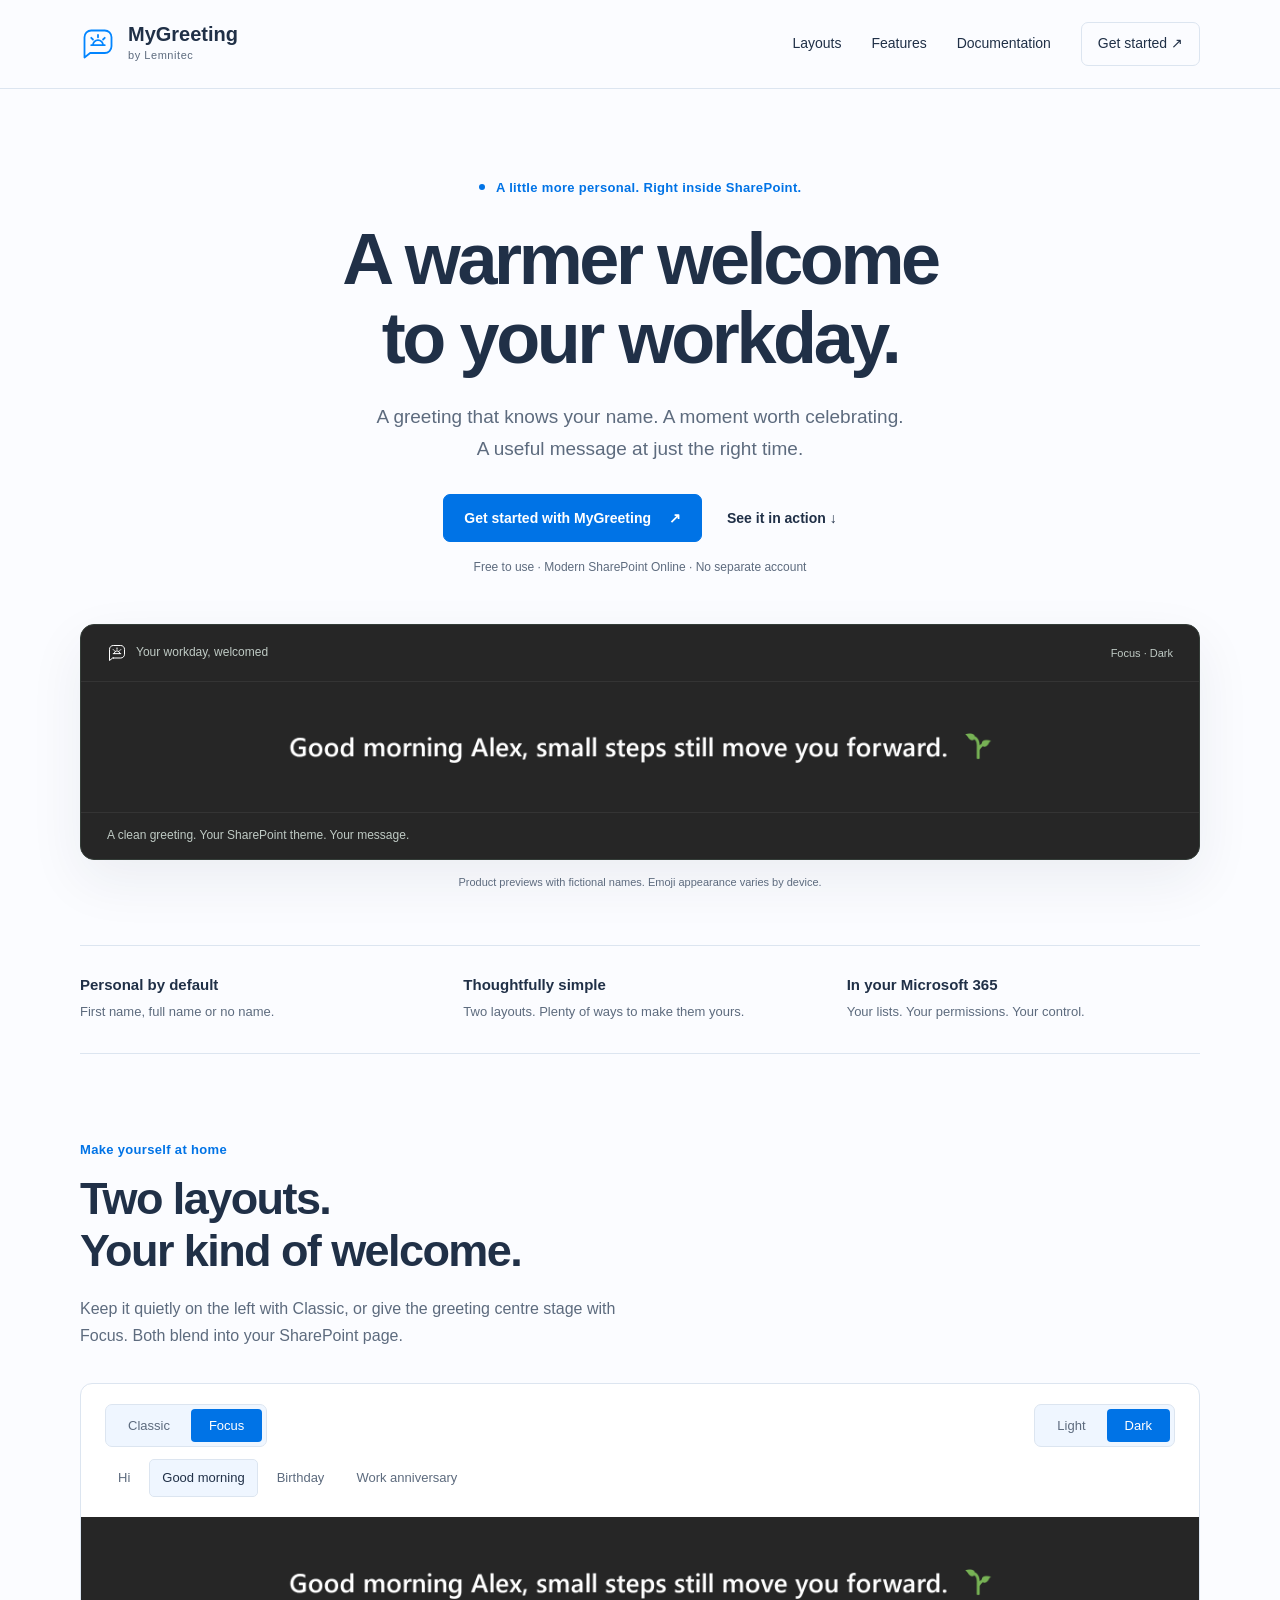
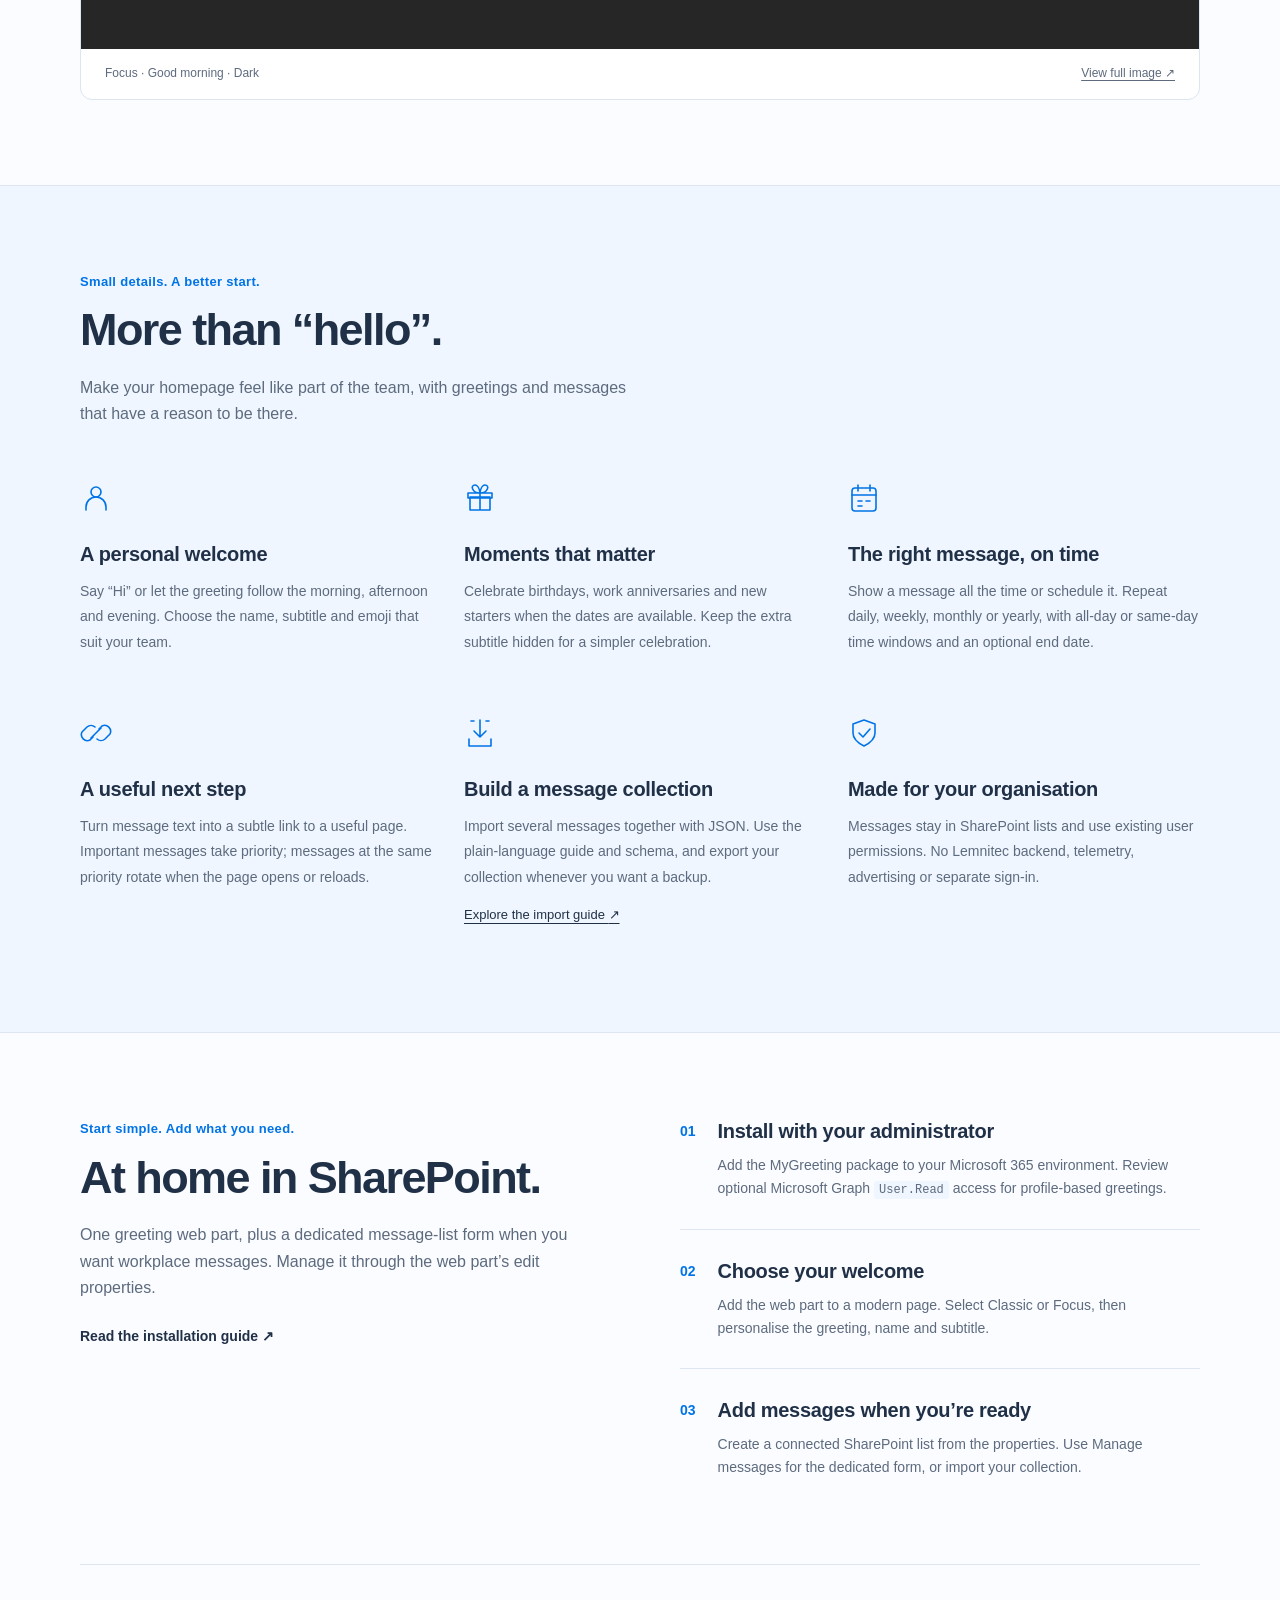
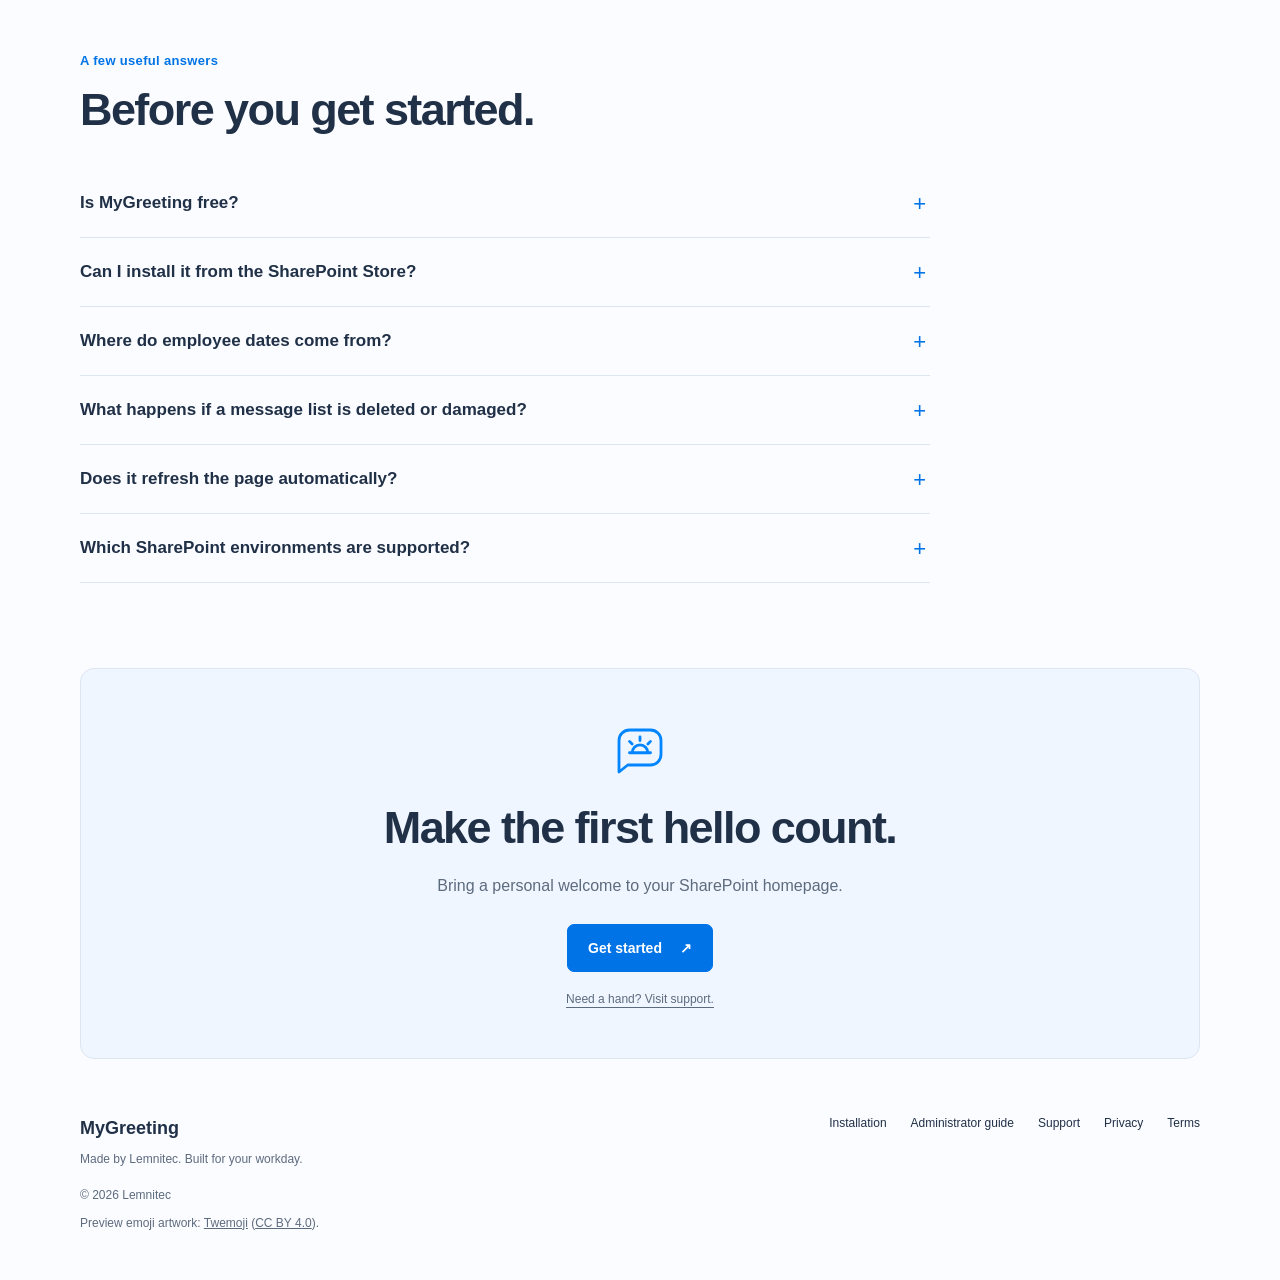
<file: index.html>
<!doctype html>
<html lang="en">
<head>
<meta charset="utf-8"><meta name="viewport" content="width=device-width,initial-scale=1">
<title>MyGreeting — a personal welcome for SharePoint | Lemnitec</title>
<meta name="description" content="Welcome your team with personal greetings, birthdays, work anniversaries and recurring workplace messages. MyGreeting is a free web part for modern SharePoint Online.">
<meta property="og:title" content="MyGreeting — a warmer welcome to your workday"><meta property="og:description" content="Personal greetings and meaningful workplace messages, right inside SharePoint."><meta property="og:type" content="website"><meta property="og:url" content="https://lemnitec.github.io/"><meta property="og:image" content="https://lemnitec.github.io/assets/previews/focus-good-morning-dark.png">
<link rel="canonical" href="https://lemnitec.github.io/"><link rel="icon" href="/assets/icons/mygreeting.svg?v=blue" type="image/svg+xml"><link rel="stylesheet" href="/product.css?v=blue"><script src="/product.js" defer></script>
</head>
<body>
<a class="skip" href="#main">Skip to content</a>
<header class="site-header"><nav class="nav wrap" aria-label="Main navigation"><a class="brand" href="/" aria-label="MyGreeting home"><img src="/assets/icons/mygreeting.svg?v=blue" width="36" height="36" alt=""><span>MyGreeting <small>by Lemnitec</small></span></a><div class="nav-links"><a href="#layouts">Layouts</a><a href="#features">Features</a><a href="/docs/admin/">Documentation</a><a class="nav-cta" href="/docs/installation/">Get started <span aria-hidden="true">↗</span></a></div></nav></header>
<main id="main">
<section class="hero wrap"><div class="eyebrow"><span class="dot" aria-hidden="true"></span> A little more personal. Right inside SharePoint.</div><h1>A warmer welcome<br>to your workday.</h1><p class="hero-copy">A greeting that knows your name. A moment worth celebrating.<br class="desktop-break"> A useful message at just the right time.</p><div class="actions"><a class="button" href="/docs/installation/">Get started with MyGreeting <span aria-hidden="true">↗</span></a><a class="text-link" href="#layouts">See it in action <span aria-hidden="true">↓</span></a></div><p class="hero-note">Free to use · Modern SharePoint Online · No separate account</p>
<div class="hero-preview"><div class="preview-top"><span><img src="/assets/icons/mygreeting-white.svg" width="20" height="20" alt=""> Your workday, welcomed</span><span class="preview-tag">Focus · Dark</span></div><img class="hero-image" src="/assets/previews/focus-good-morning-dark.png" width="2400" height="280" alt="Good morning Alex, small steps still move you forward. Seedling emoji."><div class="preview-bottom">A clean greeting. Your SharePoint theme. Your message.</div></div><p class="image-note">Product previews with fictional names. Emoji appearance varies by device.</p></section>
<section class="value-strip wrap" aria-label="Product benefits"><div><strong>Personal by default</strong><span>First name, full name or no name.</span></div><div><strong>Thoughtfully simple</strong><span>Two layouts. Plenty of ways to make them yours.</span></div><div><strong>In your Microsoft 365</strong><span>Your lists. Your permissions. Your control.</span></div></section>
<section class="section wrap" id="layouts"><div class="section-heading"><div class="eyebrow">Make yourself at home</div><h2>Two layouts.<br>Your kind of welcome.</h2><p>Keep it quietly on the left with Classic, or give the greeting centre stage with Focus. Both blend into your SharePoint page.</p></div>
<div class="gallery"><div class="gallery-toolbar"><div class="segmented" role="group" aria-label="Greeting layout"><button type="button" data-layout="classic" aria-pressed="false">Classic</button><button type="button" data-layout="focus" aria-pressed="true">Focus</button></div><div class="segmented theme-buttons" role="group" aria-label="Preview theme"><button type="button" data-theme="light" aria-pressed="false">Light</button><button type="button" data-theme="dark" aria-pressed="true">Dark</button></div></div><div class="scenario-buttons" role="group" aria-label="Greeting example"><button type="button" data-scenario="hi" aria-pressed="false">Hi</button><button type="button" data-scenario="good-morning" aria-pressed="true">Good morning</button><button type="button" data-scenario="birthday" aria-pressed="false">Birthday</button><button type="button" data-scenario="anniversary" aria-pressed="false">Work anniversary</button></div><div class="gallery-picture dark" id="gallery-surface"><img id="gallery-image" src="/assets/previews/focus-good-morning-dark.png" width="2400" height="280" loading="lazy" alt="Focus layout: Good morning Alex, small steps still move you forward. Seedling emoji."></div><div class="gallery-caption"><p id="gallery-caption" aria-live="polite">Focus · Good morning · Dark</p><a id="gallery-open" href="/assets/previews/focus-good-morning-dark.png" target="_blank" rel="noopener">View full image <span aria-hidden="true">↗</span></a></div></div>
</section>
<section class="section feature-section" id="features"><div class="wrap"><div class="section-heading"><div class="eyebrow">Small details. A better start.</div><h2>More than “hello”.</h2><p>Make your homepage feel like part of the team, with greetings and messages that have a reason to be there.</p></div><div class="features-grid">
<article class="feature-card"><svg class="line-icon" viewBox="0 0 32 32" aria-hidden="true"><circle cx="16" cy="10" r="5"/><path d="M6 28v-3a10 10 0 0 1 20 0v3"/></svg><h3>A personal welcome</h3><p>Say “Hi” or let the greeting follow the morning, afternoon and evening. Choose the name, subtitle and emoji that suit your team.</p></article>
<article class="feature-card"><svg class="line-icon" viewBox="0 0 32 32" aria-hidden="true"><path d="M6 15h20v13H6zM4 11h24v5H4zM16 11v17M16 11c-8 0-10-8-5-8 4 0 5 8 5 8zm0 0c8 0 10-8 5-8-4 0-5 8-5 8z"/></svg><h3>Moments that matter</h3><p>Celebrate birthdays, work anniversaries and new starters when the dates are available. Keep the extra subtitle hidden for a simpler celebration.</p></article>
<article class="feature-card"><svg class="line-icon" viewBox="0 0 32 32" aria-hidden="true"><rect x="4" y="6" width="24" height="23" rx="3"/><path d="M4 13h24M10 3v6M22 3v6M10 19h4M18 19h4M10 24h4"/></svg><h3>The right message, on time</h3><p>Show a message all the time or schedule it. Repeat daily, weekly, monthly or yearly, with all-day or same-day time windows and an optional end date.</p></article>
<article class="feature-card"><svg class="line-icon" viewBox="0 0 32 32" aria-hidden="true"><path d="m13 20-3 3a6 6 0 0 1-8-8l5-5a6 6 0 0 1 8 0m4 2 3-3a6 6 0 0 1 8 8l-5 5a6 6 0 0 1-8 0M11 21l10-10"/></svg><h3>A useful next step</h3><p>Turn message text into a subtle link to a useful page. Important messages take priority; messages at the same priority rotate when the page opens or reloads.</p></article>
<article class="feature-card"><svg class="line-icon" viewBox="0 0 32 32" aria-hidden="true"><path d="M16 3v17m-6-6 6 6 6-6M5 22v7h22v-7M7 4h3M22 4h3"/></svg><h3>Build a message collection</h3><p>Import several messages together with JSON. Use the plain-language guide and schema, and export your collection whenever you want a backup.</p><a href="/docs/workplace-messages/format-2/">Explore the import guide <span aria-hidden="true">↗</span></a></article>
<article class="feature-card"><svg class="line-icon" viewBox="0 0 32 32" aria-hidden="true"><path d="M16 3 5 7v9c0 6 5 10 11 13 6-3 11-7 11-13V7zM11 16l4 4 7-8"/></svg><h3>Made for your organisation</h3><p>Messages stay in SharePoint lists and use existing user permissions. No Lemnitec backend, telemetry, advertising or separate sign-in.</p></article>
</div></div></section>
<section class="section wrap setup" id="setup"><div class="section-heading"><div class="eyebrow">Start simple. Add what you need.</div><h2>At home in SharePoint.</h2><p>One greeting web part, plus a dedicated message-list form when you want workplace messages. Manage it through the web part’s edit properties.</p><a class="text-link" href="/docs/installation/">Read the installation guide <span aria-hidden="true">↗</span></a></div><ol class="steps"><li><span class="step-number">01</span><div><h3>Install with your administrator</h3><p>Add the MyGreeting package to your Microsoft 365 environment. Review optional Microsoft Graph <code>User.Read</code> access for profile-based greetings.</p></div></li><li><span class="step-number">02</span><div><h3>Choose your welcome</h3><p>Add the web part to a modern page. Select Classic or Focus, then personalise the greeting, name and subtitle.</p></div></li><li><span class="step-number">03</span><div><h3>Add messages when you’re ready</h3><p>Create a connected SharePoint list from the properties. Use Manage messages for the dedicated form, or import your collection.</p></div></li></ol></section>
<section class="section wrap"><div class="faq-heading"><div class="eyebrow">A few useful answers</div><h2>Before you get started.</h2></div><div class="faq"><details><summary>Is MyGreeting free?</summary><p>Yes. There is no additional MyGreeting purchase, subscription or account. Your organisation needs its own Microsoft 365 environment with SharePoint Online.</p></details><details><summary>Can I install it from the SharePoint Store?</summary><p>The store listing is being prepared. Until certification and publication are complete, the public installation guide describes the administrator-managed package route. We’ll add the store link here when the listing is available.</p></details><details><summary>Where do employee dates come from?</summary><p>You can use the signed-in employee’s Microsoft 365 profile or a same-site SharePoint employee list. Optional birthday and employment dates may be unavailable in the profile. The normal greeting still works using the SharePoint name.</p></details><details><summary>What happens if a message list is deleted or damaged?</summary><p>The normal greeting remains available. Editors can reconnect a list, restore a deleted list through the site recycle bin if it is still recoverable, or create a replacement. Safe repair adds missing setup; conflicting columns or other custom forms require an administrator. Export backups to preserve your messages.</p></details><details><summary>Does it refresh the page automatically?</summary><p>No. Message rotation happens when the page opens or reloads. Viewer-local and fixed named time zones are available for scheduled messages.</p></details><details><summary>Which SharePoint environments are supported?</summary><p>Modern SharePoint Online pages. MyGreeting does not advertise support for Teams tabs, classic SharePoint pages or SharePoint Server.</p></details></div></section>
<section class="closing wrap"><img src="/assets/icons/mygreeting.svg?v=blue" width="56" height="56" alt=""><h2>Make the first hello count.</h2><p>Bring a personal welcome to your SharePoint homepage.</p><a class="button" href="/docs/installation/">Get started <span aria-hidden="true">↗</span></a><a class="closing-link" href="/support/">Need a hand? Visit support.</a></section>
</main>
<footer class="footer wrap"><div><a class="footer-brand" href="/">MyGreeting</a><p>Made by Lemnitec. Built for your workday.</p><small>© 2026 Lemnitec</small><p class="art-credit">Preview emoji artwork: <a href="https://github.com/jdecked/twemoji">Twemoji</a> (<a href="https://creativecommons.org/licenses/by/4.0/">CC BY 4.0</a>).</p></div><nav aria-label="Footer navigation"><a href="/docs/installation/">Installation</a><a href="/docs/admin/">Administrator guide</a><a href="/support/">Support</a><a href="/privacy/">Privacy</a><a href="/terms/">Terms</a></nav></footer>
</body></html>
</file>
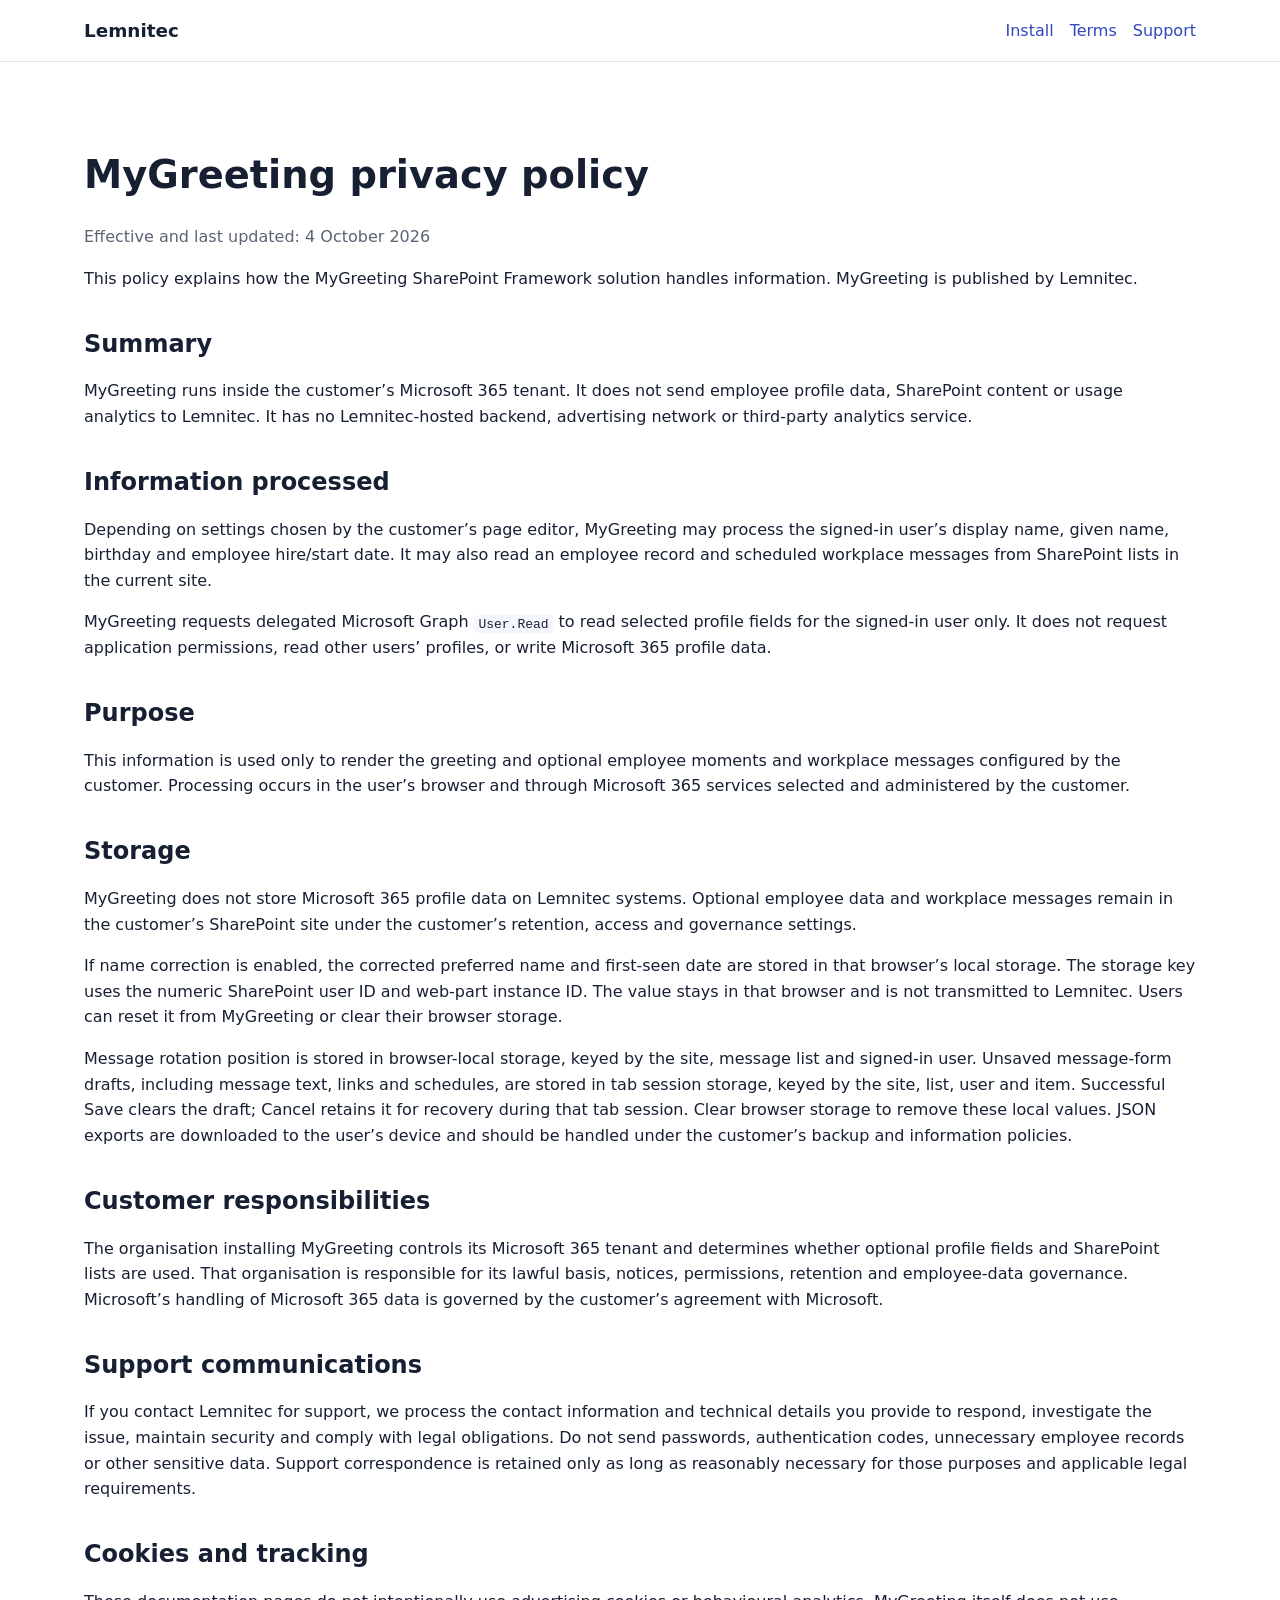
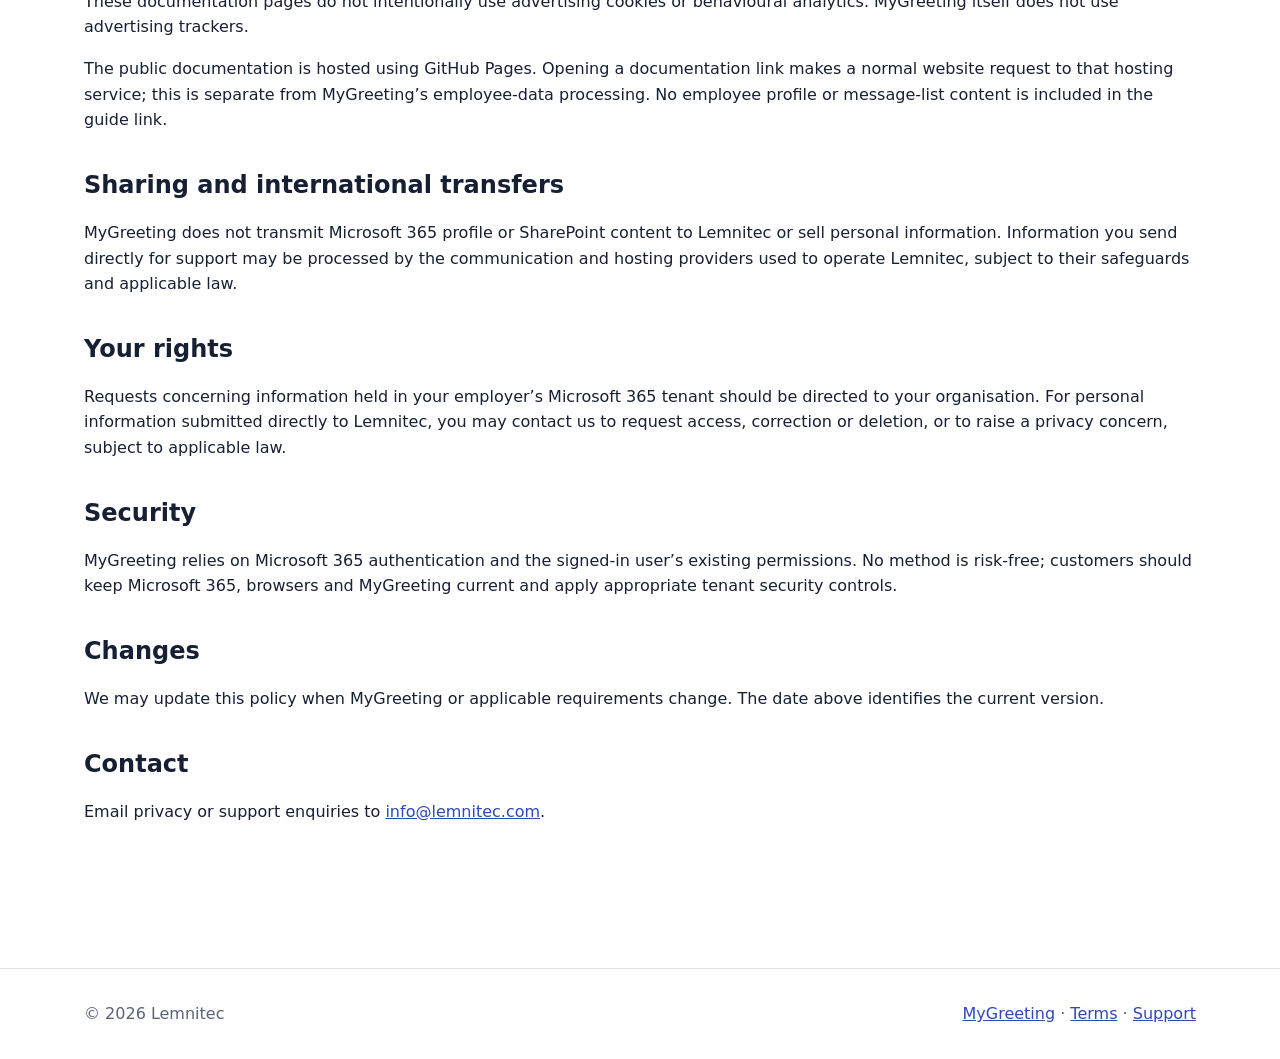
<file: privacy/index.html>
<!doctype html><html lang="en"><head><meta charset="utf-8"><meta name="viewport" content="width=device-width,initial-scale=1"><title>MyGreeting Privacy Policy | Lemnitec</title><meta name="description" content="Privacy policy for the MyGreeting SharePoint solution."><link rel="stylesheet" href="/styles.css"></head><body><a class="skip" href="#main">Skip to content</a><header class="site-header"><nav class="nav" aria-label="Main navigation"><a class="brand" href="/">Lemnitec</a><div class="nav-links"><a href="/docs/installation/">Install</a><a href="/terms/">Terms</a><a href="/support/">Support</a></div></nav></header><main id="main" class="content"><h1>MyGreeting privacy policy</h1><p class="meta">Effective and last updated: 4 October 2026</p><p>This policy explains how the MyGreeting SharePoint Framework solution handles information. MyGreeting is published by Lemnitec.</p><h2>Summary</h2><p>MyGreeting runs inside the customer’s Microsoft 365 tenant. It does not send employee profile data, SharePoint content or usage analytics to Lemnitec. It has no Lemnitec-hosted backend, advertising network or third-party analytics service.</p><h2>Information processed</h2><p>Depending on settings chosen by the customer’s page editor, MyGreeting may process the signed-in user’s display name, given name, birthday and employee hire/start date. It may also read an employee record and scheduled workplace messages from SharePoint lists in the current site.</p><p>MyGreeting requests delegated Microsoft Graph <code>User.Read</code> to read selected profile fields for the signed-in user only. It does not request application permissions, read other users’ profiles, or write Microsoft 365 profile data.</p><h2>Purpose</h2><p>This information is used only to render the greeting and optional employee moments and workplace messages configured by the customer. Processing occurs in the user’s browser and through Microsoft 365 services selected and administered by the customer.</p><h2>Storage</h2><p>MyGreeting does not store Microsoft 365 profile data on Lemnitec systems. Optional employee data and workplace messages remain in the customer’s SharePoint site under the customer’s retention, access and governance settings.</p><p>If name correction is enabled, the corrected preferred name and first-seen date are stored in that browser’s local storage. The storage key uses the numeric SharePoint user ID and web-part instance ID. The value stays in that browser and is not transmitted to Lemnitec. Users can reset it from MyGreeting or clear their browser storage.</p><p>Message rotation position is stored in browser-local storage, keyed by the site, message list and signed-in user. Unsaved message-form drafts, including message text, links and schedules, are stored in tab session storage, keyed by the site, list, user and item. Successful Save clears the draft; Cancel retains it for recovery during that tab session. Clear browser storage to remove these local values. JSON exports are downloaded to the user’s device and should be handled under the customer’s backup and information policies.</p><h2>Customer responsibilities</h2><p>The organisation installing MyGreeting controls its Microsoft 365 tenant and determines whether optional profile fields and SharePoint lists are used. That organisation is responsible for its lawful basis, notices, permissions, retention and employee-data governance. Microsoft’s handling of Microsoft 365 data is governed by the customer’s agreement with Microsoft.</p><h2>Support communications</h2><p>If you contact Lemnitec for support, we process the contact information and technical details you provide to respond, investigate the issue, maintain security and comply with legal obligations. Do not send passwords, authentication codes, unnecessary employee records or other sensitive data. Support correspondence is retained only as long as reasonably necessary for those purposes and applicable legal requirements.</p><h2>Cookies and tracking</h2><p>These documentation pages do not intentionally use advertising cookies or behavioural analytics. MyGreeting itself does not use advertising trackers.</p><p>The public documentation is hosted using GitHub Pages. Opening a documentation link makes a normal website request to that hosting service; this is separate from MyGreeting’s employee-data processing. No employee profile or message-list content is included in the guide link.</p><h2>Sharing and international transfers</h2><p>MyGreeting does not transmit Microsoft 365 profile or SharePoint content to Lemnitec or sell personal information. Information you send directly for support may be processed by the communication and hosting providers used to operate Lemnitec, subject to their safeguards and applicable law.</p><h2>Your rights</h2><p>Requests concerning information held in your employer’s Microsoft 365 tenant should be directed to your organisation. For personal information submitted directly to Lemnitec, you may contact us to request access, correction or deletion, or to raise a privacy concern, subject to applicable law.</p><h2>Security</h2><p>MyGreeting relies on Microsoft 365 authentication and the signed-in user’s existing permissions. No method is risk-free; customers should keep Microsoft 365, browsers and MyGreeting current and apply appropriate tenant security controls.</p><h2>Changes</h2><p>We may update this policy when MyGreeting or applicable requirements change. The date above identifies the current version.</p><h2>Contact</h2><p>Email privacy or support enquiries to <a href="mailto:info@lemnitec.com">info@lemnitec.com</a>.</p></main><footer class="site-footer"><div class="footer-inner"><span>© 2026 Lemnitec</span><span><a href="/">MyGreeting</a> · <a href="/terms/">Terms</a> · <a href="/support/">Support</a></span></div></footer></body></html>
</file>
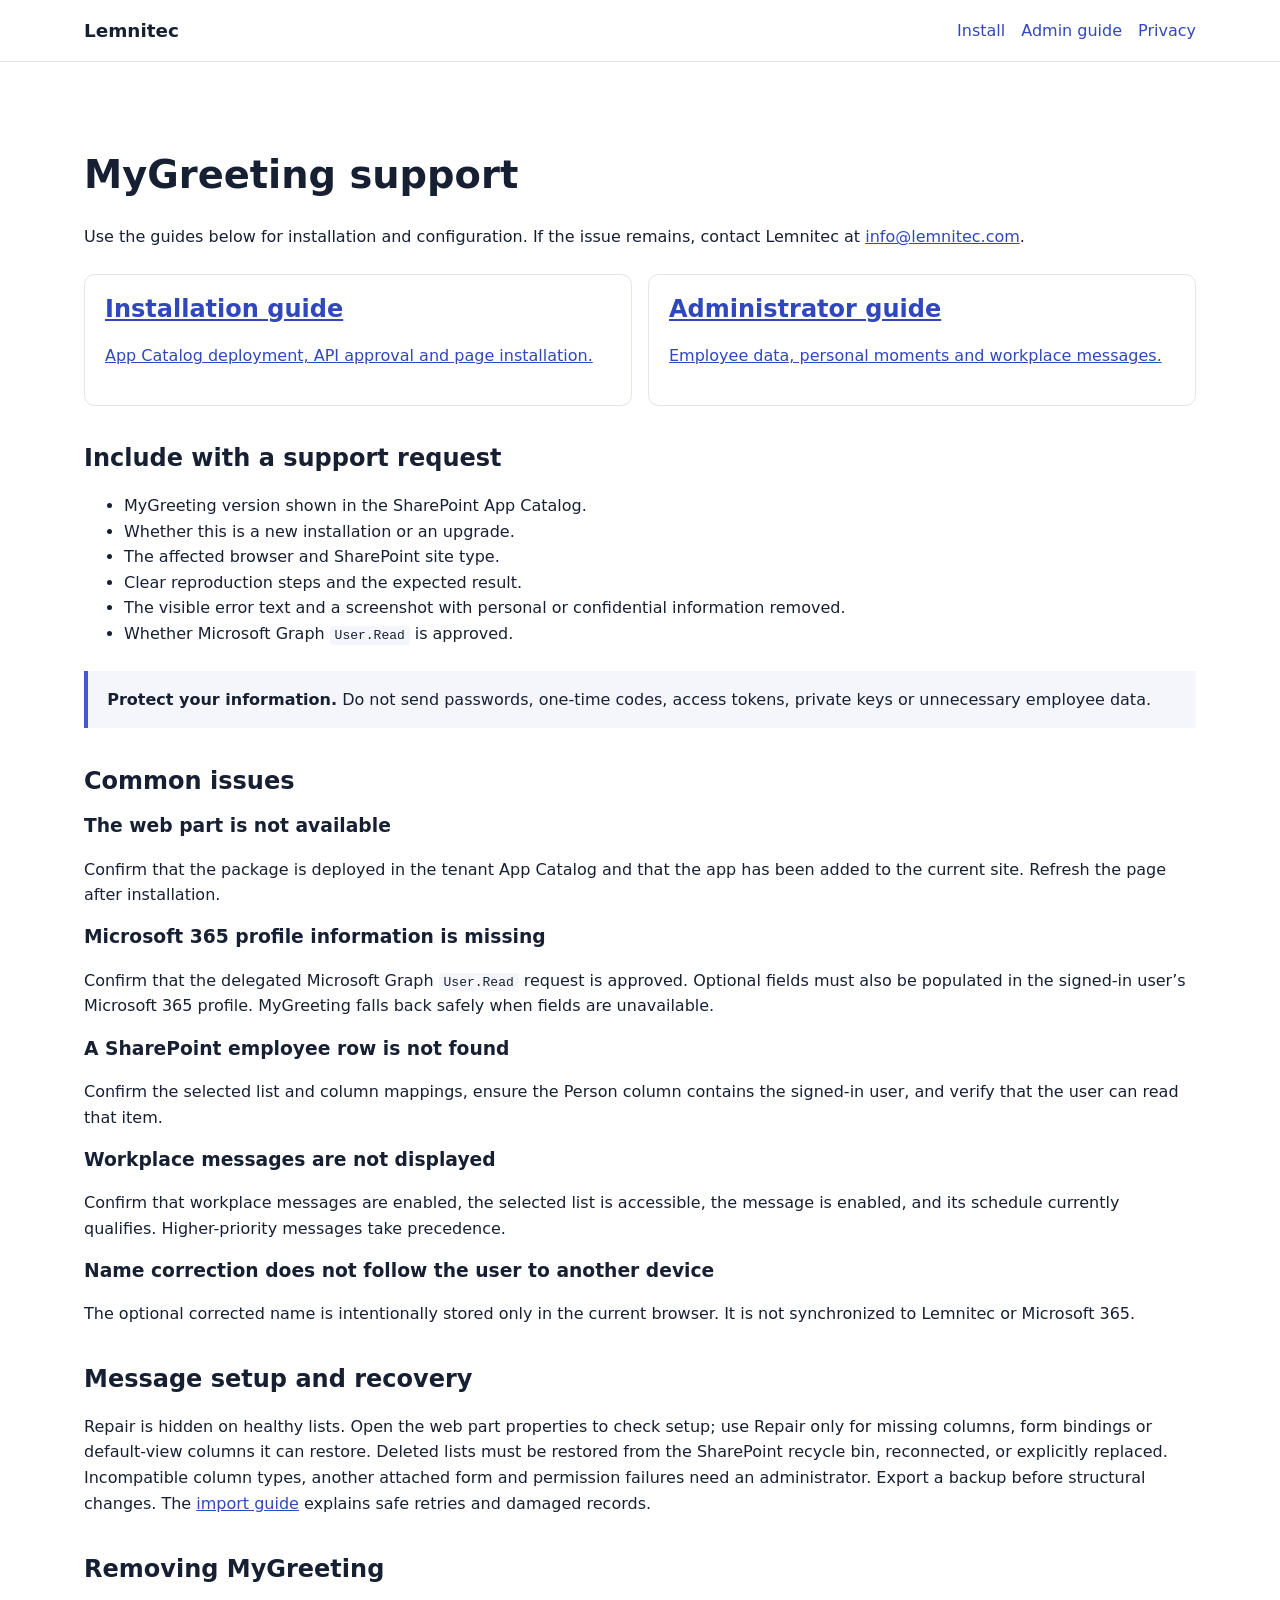
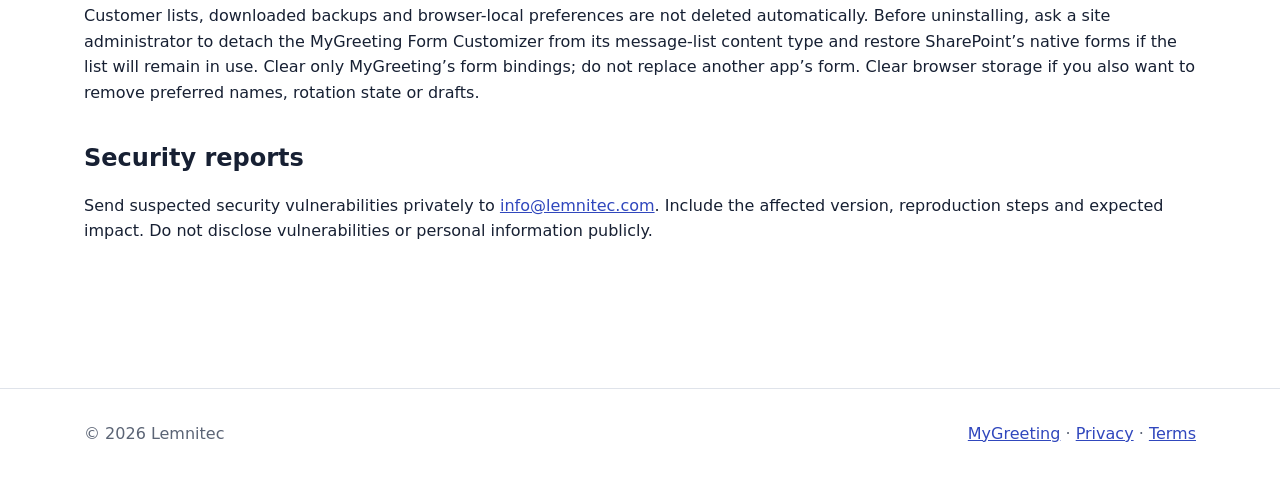
<file: support/index.html>
<!doctype html><html lang="en"><head><meta charset="utf-8"><meta name="viewport" content="width=device-width,initial-scale=1"><title>MyGreeting Support | Lemnitec</title><meta name="description" content="Support and troubleshooting for MyGreeting."><link rel="stylesheet" href="/styles.css"></head><body><a class="skip" href="#main">Skip to content</a><header class="site-header"><nav class="nav" aria-label="Main navigation"><a class="brand" href="/">Lemnitec</a><div class="nav-links"><a href="/docs/installation/">Install</a><a href="/docs/admin/">Admin guide</a><a href="/privacy/">Privacy</a></div></nav></header><main id="main" class="content"><h1>MyGreeting support</h1><p>Use the guides below for installation and configuration. If the issue remains, contact Lemnitec at <a href="mailto:info@lemnitec.com">info@lemnitec.com</a>.</p><div class="grid"><a class="card" href="/docs/installation/"><h2>Installation guide</h2><p>App Catalog deployment, API approval and page installation.</p></a><a class="card" href="/docs/admin/"><h2>Administrator guide</h2><p>Employee data, personal moments and workplace messages.</p></a></div><h2>Include with a support request</h2><ul><li>MyGreeting version shown in the SharePoint App Catalog.</li><li>Whether this is a new installation or an upgrade.</li><li>The affected browser and SharePoint site type.</li><li>Clear reproduction steps and the expected result.</li><li>The visible error text and a screenshot with personal or confidential information removed.</li><li>Whether Microsoft Graph <code>User.Read</code> is approved.</li></ul><div class="notice"><strong>Protect your information.</strong> Do not send passwords, one-time codes, access tokens, private keys or unnecessary employee data.</div><h2>Common issues</h2><h3>The web part is not available</h3><p>Confirm that the package is deployed in the tenant App Catalog and that the app has been added to the current site. Refresh the page after installation.</p><h3>Microsoft 365 profile information is missing</h3><p>Confirm that the delegated Microsoft Graph <code>User.Read</code> request is approved. Optional fields must also be populated in the signed-in user’s Microsoft 365 profile. MyGreeting falls back safely when fields are unavailable.</p><h3>A SharePoint employee row is not found</h3><p>Confirm the selected list and column mappings, ensure the Person column contains the signed-in user, and verify that the user can read that item.</p><h3>Workplace messages are not displayed</h3><p>Confirm that workplace messages are enabled, the selected list is accessible, the message is enabled, and its schedule currently qualifies. Higher-priority messages take precedence.</p><h3>Name correction does not follow the user to another device</h3><p>The optional corrected name is intentionally stored only in the current browser. It is not synchronized to Lemnitec or Microsoft 365.</p><h2>Message setup and recovery</h2><p>Repair is hidden on healthy lists. Open the web part properties to check setup; use Repair only for missing columns, form bindings or default-view columns it can restore. Deleted lists must be restored from the SharePoint recycle bin, reconnected, or explicitly replaced. Incompatible column types, another attached form and permission failures need an administrator. Export a backup before structural changes. The <a href="/docs/workplace-messages/format-2/">import guide</a> explains safe retries and damaged records.</p><h2>Removing MyGreeting</h2><p>Customer lists, downloaded backups and browser-local preferences are not deleted automatically. Before uninstalling, ask a site administrator to detach the MyGreeting Form Customizer from its message-list content type and restore SharePoint’s native forms if the list will remain in use. Clear only MyGreeting’s form bindings; do not replace another app’s form. Clear browser storage if you also want to remove preferred names, rotation state or drafts.</p><h2>Security reports</h2><p>Send suspected security vulnerabilities privately to <a href="mailto:info@lemnitec.com">info@lemnitec.com</a>. Include the affected version, reproduction steps and expected impact. Do not disclose vulnerabilities or personal information publicly.</p></main><footer class="site-footer"><div class="footer-inner"><span>© 2026 Lemnitec</span><span><a href="/">MyGreeting</a> · <a href="/privacy/">Privacy</a> · <a href="/terms/">Terms</a></span></div></footer></body></html>
</file>
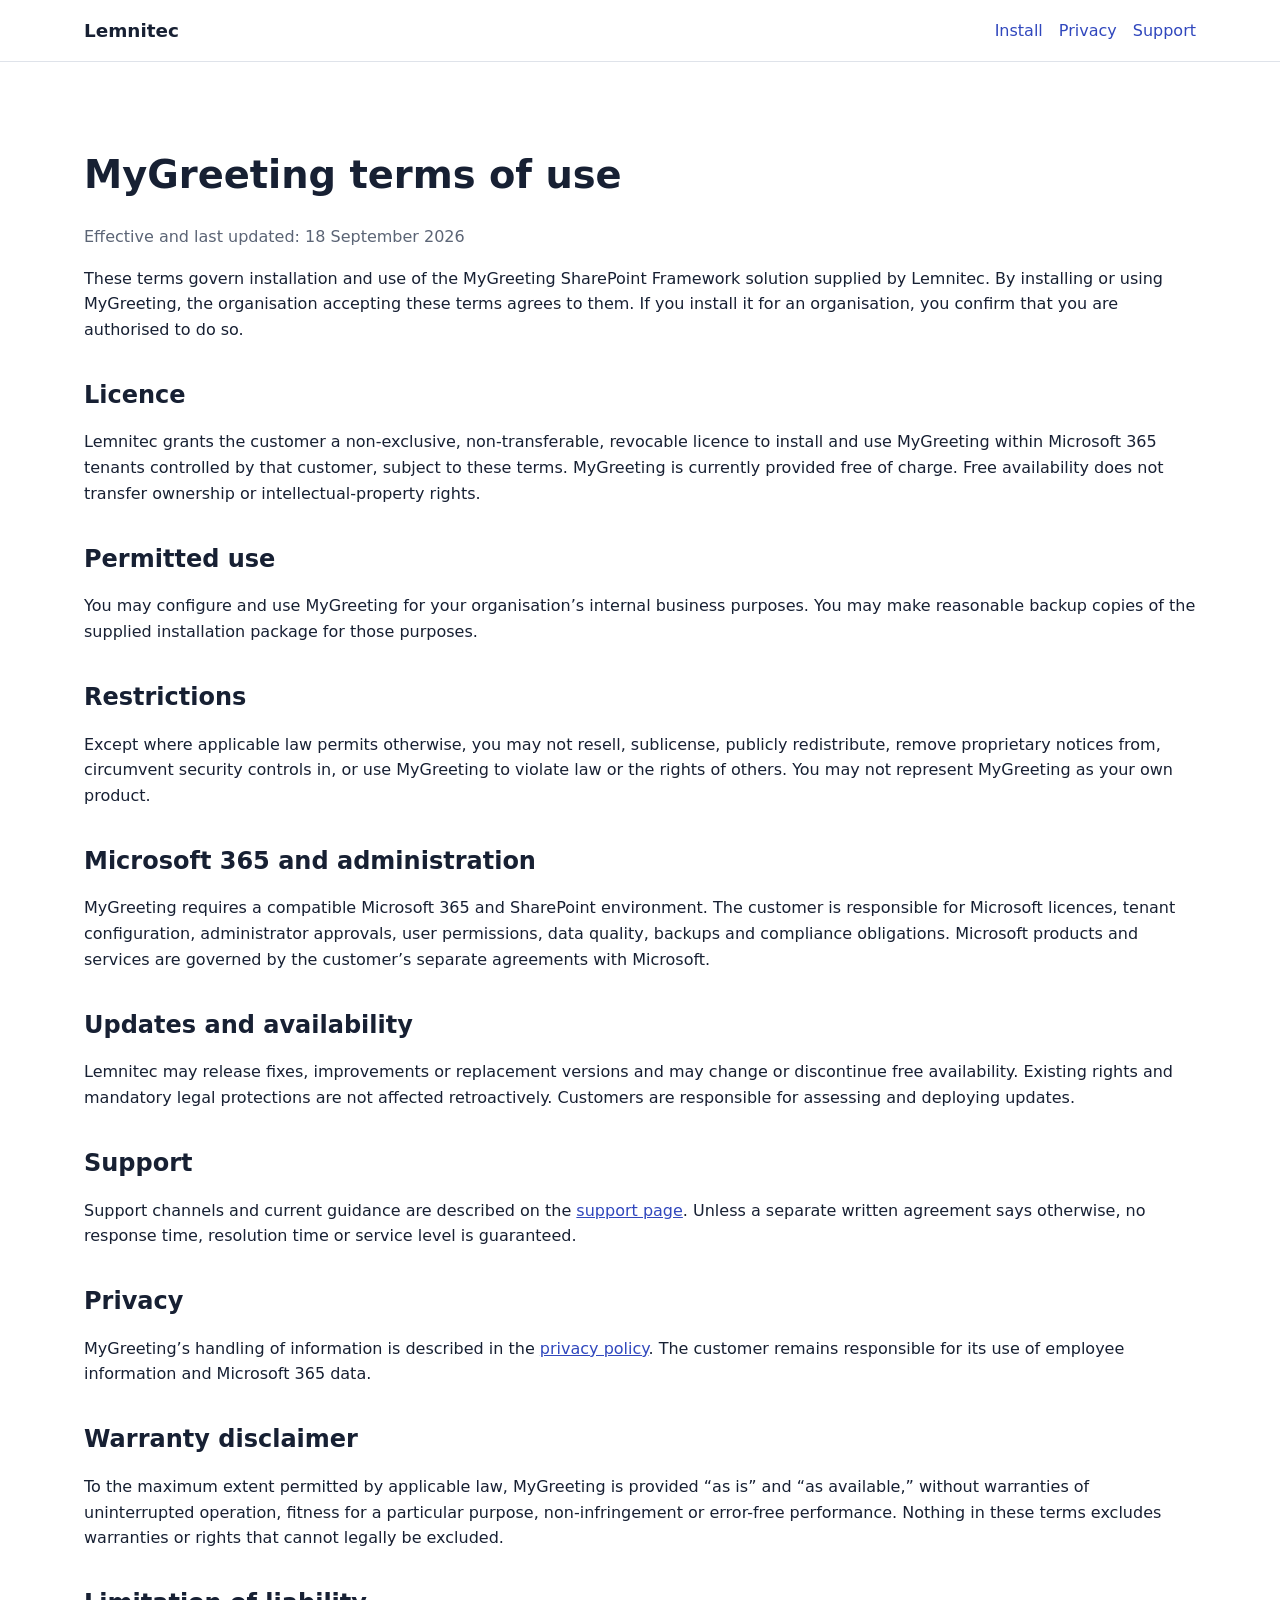
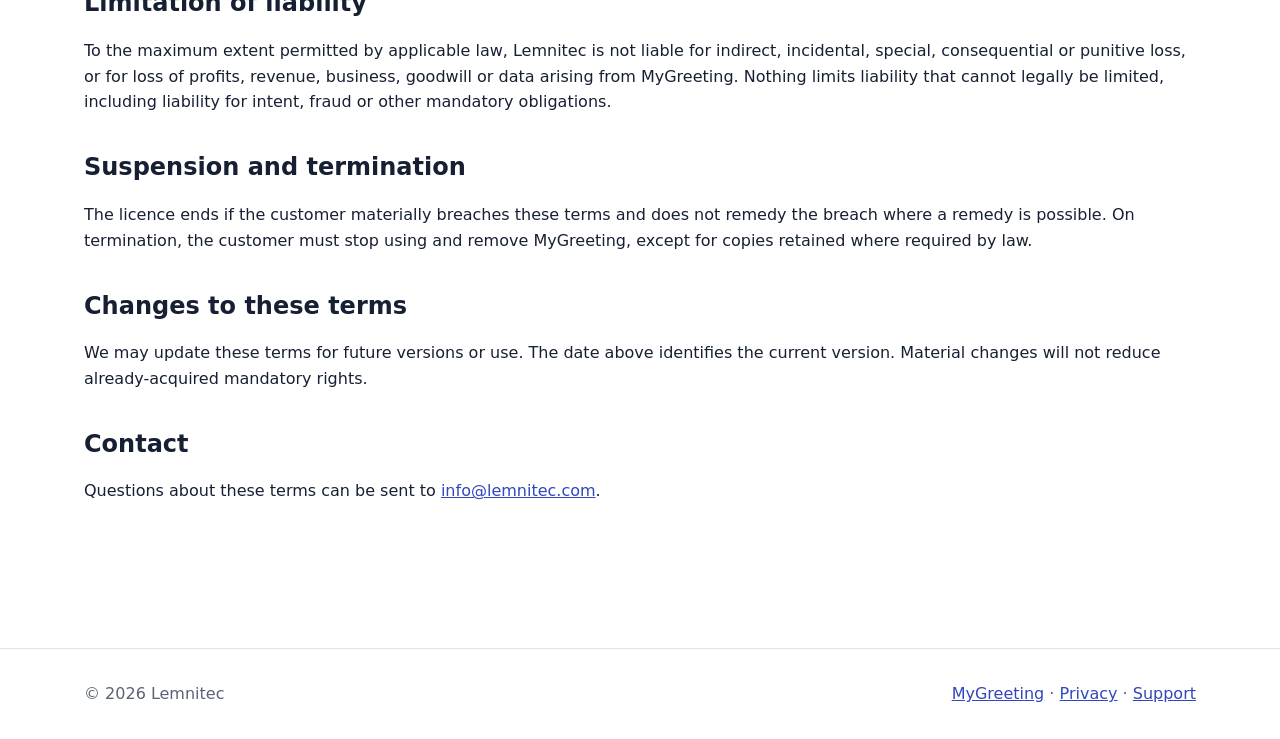
<file: terms/index.html>
<!doctype html><html lang="en"><head><meta charset="utf-8"><meta name="viewport" content="width=device-width,initial-scale=1"><title>MyGreeting Terms of Use | Lemnitec</title><meta name="description" content="Terms of use and end-user licence for MyGreeting."><link rel="stylesheet" href="/styles.css"></head><body><a class="skip" href="#main">Skip to content</a><header class="site-header"><nav class="nav" aria-label="Main navigation"><a class="brand" href="/">Lemnitec</a><div class="nav-links"><a href="/docs/installation/">Install</a><a href="/privacy/">Privacy</a><a href="/support/">Support</a></div></nav></header><main id="main" class="content"><h1>MyGreeting terms of use</h1><p class="meta">Effective and last updated: 18 September 2026</p><p>These terms govern installation and use of the MyGreeting SharePoint Framework solution supplied by Lemnitec. By installing or using MyGreeting, the organisation accepting these terms agrees to them. If you install it for an organisation, you confirm that you are authorised to do so.</p><h2>Licence</h2><p>Lemnitec grants the customer a non-exclusive, non-transferable, revocable licence to install and use MyGreeting within Microsoft 365 tenants controlled by that customer, subject to these terms. MyGreeting is currently provided free of charge. Free availability does not transfer ownership or intellectual-property rights.</p><h2>Permitted use</h2><p>You may configure and use MyGreeting for your organisation’s internal business purposes. You may make reasonable backup copies of the supplied installation package for those purposes.</p><h2>Restrictions</h2><p>Except where applicable law permits otherwise, you may not resell, sublicense, publicly redistribute, remove proprietary notices from, circumvent security controls in, or use MyGreeting to violate law or the rights of others. You may not represent MyGreeting as your own product.</p><h2>Microsoft 365 and administration</h2><p>MyGreeting requires a compatible Microsoft 365 and SharePoint environment. The customer is responsible for Microsoft licences, tenant configuration, administrator approvals, user permissions, data quality, backups and compliance obligations. Microsoft products and services are governed by the customer’s separate agreements with Microsoft.</p><h2>Updates and availability</h2><p>Lemnitec may release fixes, improvements or replacement versions and may change or discontinue free availability. Existing rights and mandatory legal protections are not affected retroactively. Customers are responsible for assessing and deploying updates.</p><h2>Support</h2><p>Support channels and current guidance are described on the <a href="/support/">support page</a>. Unless a separate written agreement says otherwise, no response time, resolution time or service level is guaranteed.</p><h2>Privacy</h2><p>MyGreeting’s handling of information is described in the <a href="/privacy/">privacy policy</a>. The customer remains responsible for its use of employee information and Microsoft 365 data.</p><h2>Warranty disclaimer</h2><p>To the maximum extent permitted by applicable law, MyGreeting is provided “as is” and “as available,” without warranties of uninterrupted operation, fitness for a particular purpose, non-infringement or error-free performance. Nothing in these terms excludes warranties or rights that cannot legally be excluded.</p><h2>Limitation of liability</h2><p>To the maximum extent permitted by applicable law, Lemnitec is not liable for indirect, incidental, special, consequential or punitive loss, or for loss of profits, revenue, business, goodwill or data arising from MyGreeting. Nothing limits liability that cannot legally be limited, including liability for intent, fraud or other mandatory obligations.</p><h2>Suspension and termination</h2><p>The licence ends if the customer materially breaches these terms and does not remedy the breach where a remedy is possible. On termination, the customer must stop using and remove MyGreeting, except for copies retained where required by law.</p><h2>Changes to these terms</h2><p>We may update these terms for future versions or use. The date above identifies the current version. Material changes will not reduce already-acquired mandatory rights.</p><h2>Contact</h2><p>Questions about these terms can be sent to <a href="mailto:info@lemnitec.com">info@lemnitec.com</a>.</p></main><footer class="site-footer"><div class="footer-inner"><span>© 2026 Lemnitec</span><span><a href="/">MyGreeting</a> · <a href="/privacy/">Privacy</a> · <a href="/support/">Support</a></span></div></footer></body></html>
</file>
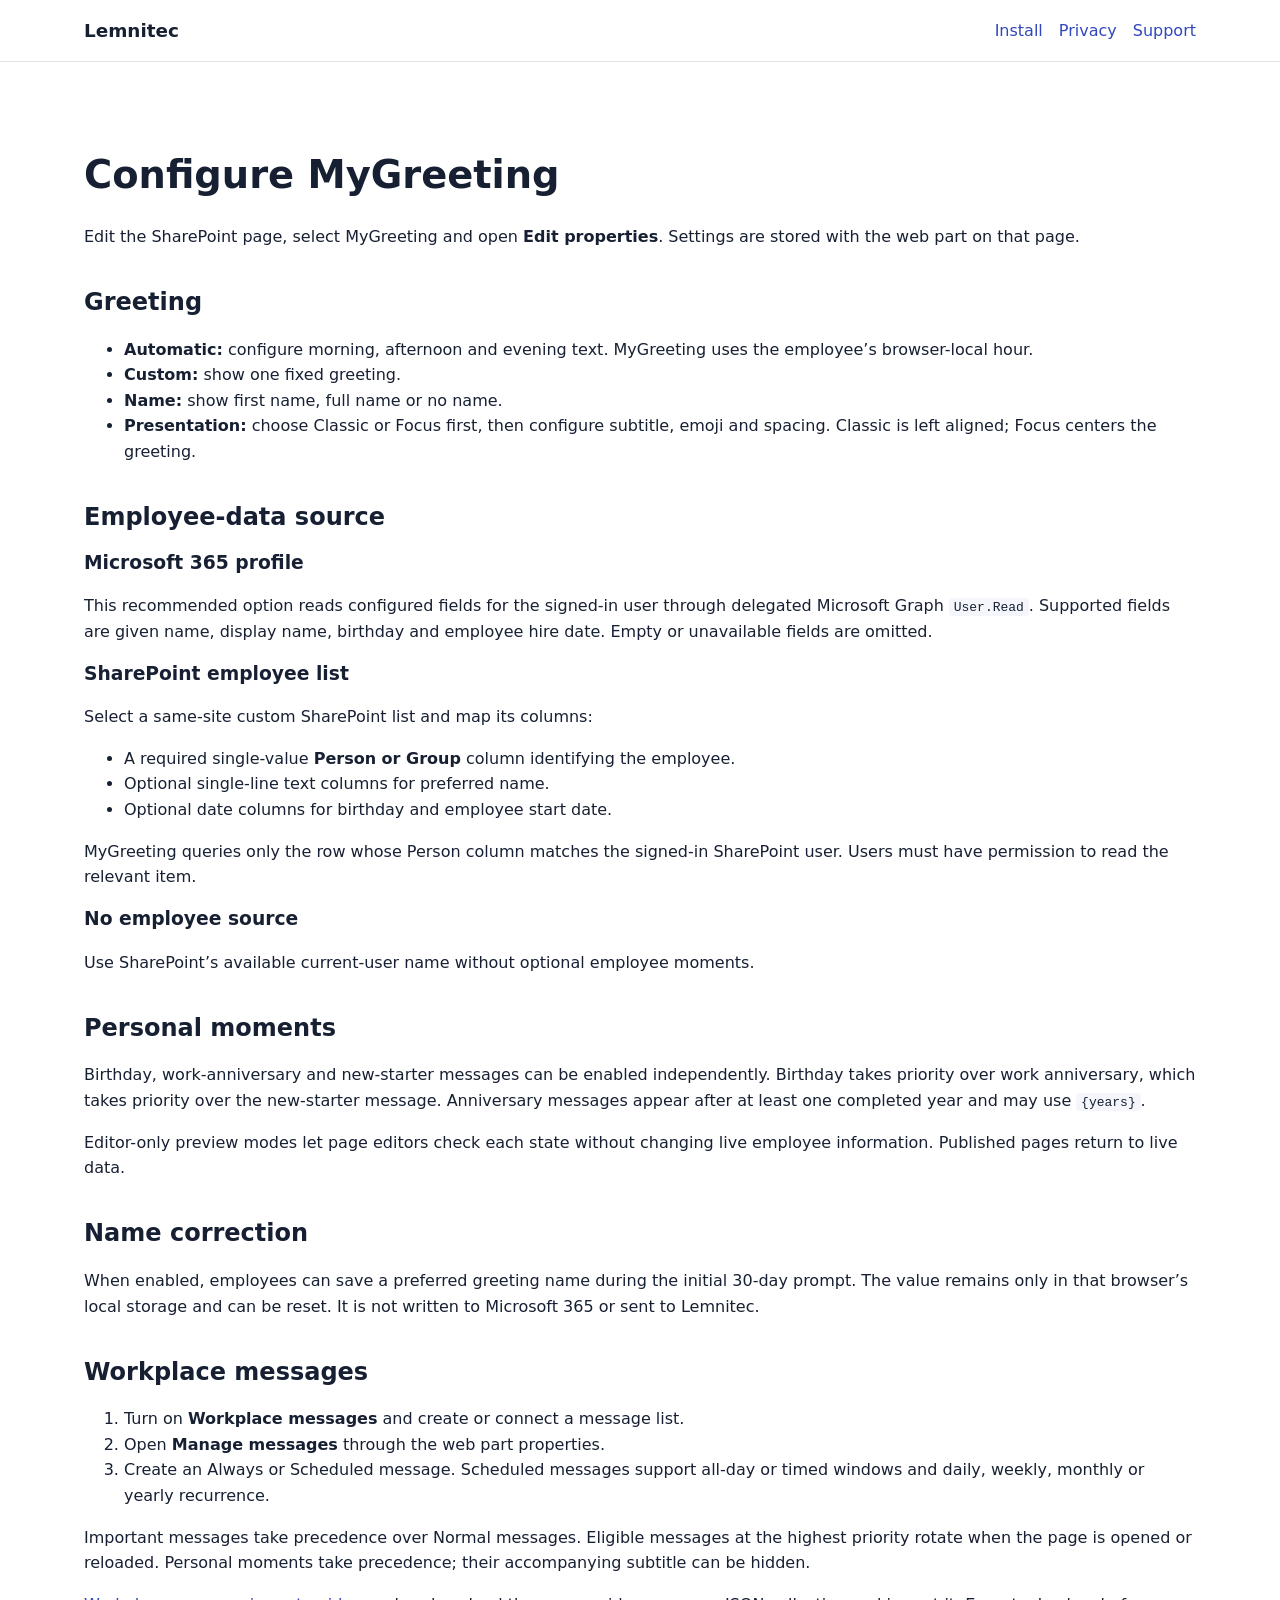
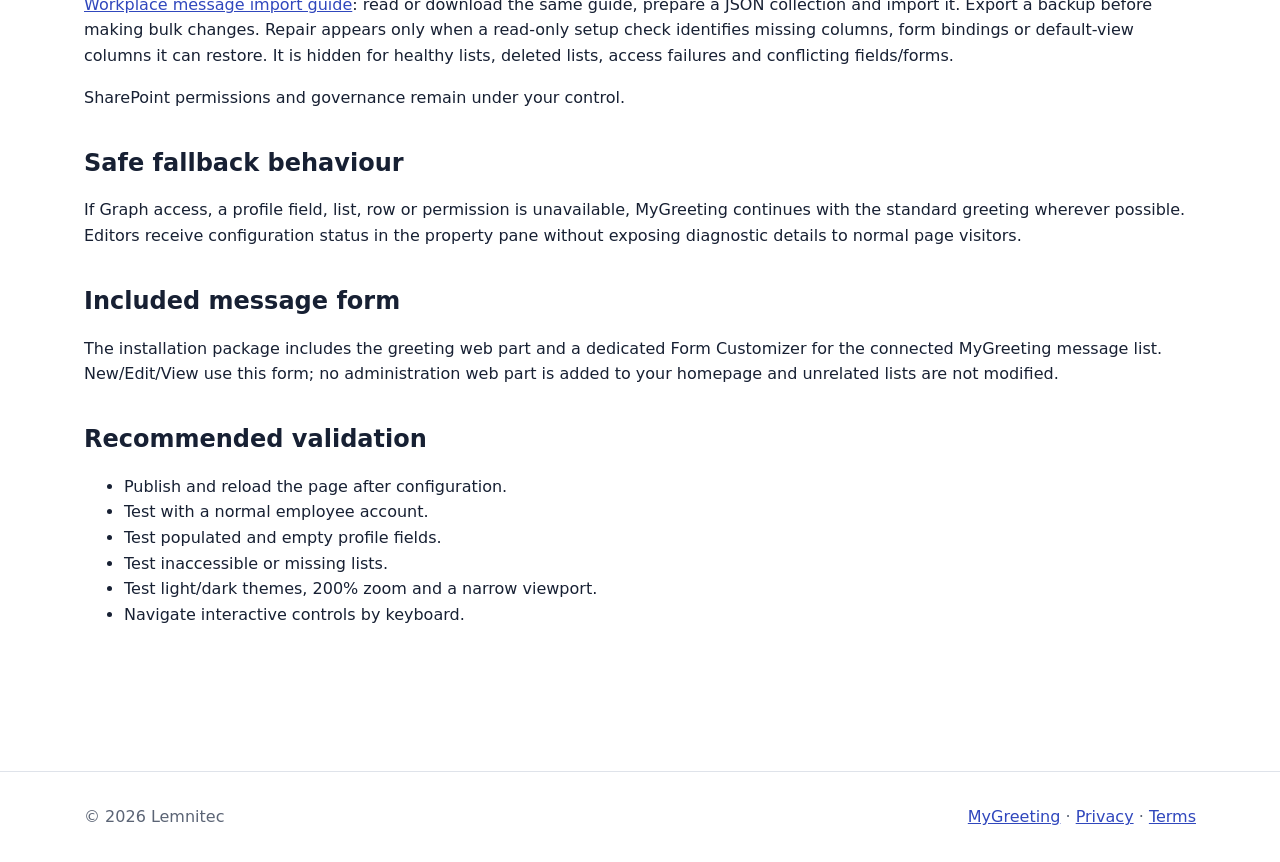
<file: docs/admin/index.html>
<!doctype html><html lang="en"><head><meta charset="utf-8"><meta name="viewport" content="width=device-width,initial-scale=1"><title>Configure MyGreeting | Lemnitec</title><meta name="description" content="Administrator configuration guide for MyGreeting."><link rel="stylesheet" href="/styles.css"></head><body><a class="skip" href="#main">Skip to content</a><header class="site-header"><nav class="nav" aria-label="Main navigation"><a class="brand" href="/">Lemnitec</a><div class="nav-links"><a href="/docs/installation/">Install</a><a href="/privacy/">Privacy</a><a href="/support/">Support</a></div></nav></header><main id="main" class="content"><h1>Configure MyGreeting</h1><p>Edit the SharePoint page, select MyGreeting and open <strong>Edit properties</strong>. Settings are stored with the web part on that page.</p><h2>Greeting</h2><ul><li><strong>Automatic:</strong> configure morning, afternoon and evening text. MyGreeting uses the employee’s browser-local hour.</li><li><strong>Custom:</strong> show one fixed greeting.</li><li><strong>Name:</strong> show first name, full name or no name.</li><li><strong>Presentation:</strong> choose Classic or Focus first, then configure subtitle, emoji and spacing. Classic is left aligned; Focus centers the greeting.</li></ul><h2>Employee-data source</h2><h3>Microsoft 365 profile</h3><p>This recommended option reads configured fields for the signed-in user through delegated Microsoft Graph <code>User.Read</code>. Supported fields are given name, display name, birthday and employee hire date. Empty or unavailable fields are omitted.</p><h3>SharePoint employee list</h3><p>Select a same-site custom SharePoint list and map its columns:</p><ul><li>A required single-value <strong>Person or Group</strong> column identifying the employee.</li><li>Optional single-line text columns for preferred name.</li><li>Optional date columns for birthday and employee start date.</li></ul><p>MyGreeting queries only the row whose Person column matches the signed-in SharePoint user. Users must have permission to read the relevant item.</p><h3>No employee source</h3><p>Use SharePoint’s available current-user name without optional employee moments.</p><h2>Personal moments</h2><p>Birthday, work-anniversary and new-starter messages can be enabled independently. Birthday takes priority over work anniversary, which takes priority over the new-starter message. Anniversary messages appear after at least one completed year and may use <code>{years}</code>.</p><p>Editor-only preview modes let page editors check each state without changing live employee information. Published pages return to live data.</p><h2>Name correction</h2><p>When enabled, employees can save a preferred greeting name during the initial 30-day prompt. The value remains only in that browser’s local storage and can be reset. It is not written to Microsoft 365 or sent to Lemnitec.</p><h2>Workplace messages</h2><ol><li>Turn on <strong>Workplace messages</strong> and create or connect a message list.</li><li>Open <strong>Manage messages</strong> through the web part properties.</li><li>Create an Always or Scheduled message. Scheduled messages support all-day or timed windows and daily, weekly, monthly or yearly recurrence.</li></ol><p>Important messages take precedence over Normal messages. Eligible messages at the highest priority rotate when the page is opened or reloaded. Personal moments take precedence; their accompanying subtitle can be hidden.</p><p><a href="/docs/workplace-messages/">Workplace message import guide</a>: read or download the same guide, prepare a JSON collection and import it. Export a backup before making bulk changes. Repair appears only when a read-only setup check identifies missing columns, form bindings or default-view columns it can restore. It is hidden for healthy lists, deleted lists, access failures and conflicting fields/forms.</p><p>SharePoint permissions and governance remain under your control.</p><h2>Safe fallback behaviour</h2><p>If Graph access, a profile field, list, row or permission is unavailable, MyGreeting continues with the standard greeting wherever possible. Editors receive configuration status in the property pane without exposing diagnostic details to normal page visitors.</p><h2>Included message form</h2><p>The installation package includes the greeting web part and a dedicated Form Customizer for the connected MyGreeting message list. New/Edit/View use this form; no administration web part is added to your homepage and unrelated lists are not modified.</p><h2>Recommended validation</h2><ul><li>Publish and reload the page after configuration.</li><li>Test with a normal employee account.</li><li>Test populated and empty profile fields.</li><li>Test inaccessible or missing lists.</li><li>Test light/dark themes, 200% zoom and a narrow viewport.</li><li>Navigate interactive controls by keyboard.</li></ul></main><footer class="site-footer"><div class="footer-inner"><span>© 2026 Lemnitec</span><span><a href="/">MyGreeting</a> · <a href="/privacy/">Privacy</a> · <a href="/terms/">Terms</a></span></div></footer></body></html>
</file>
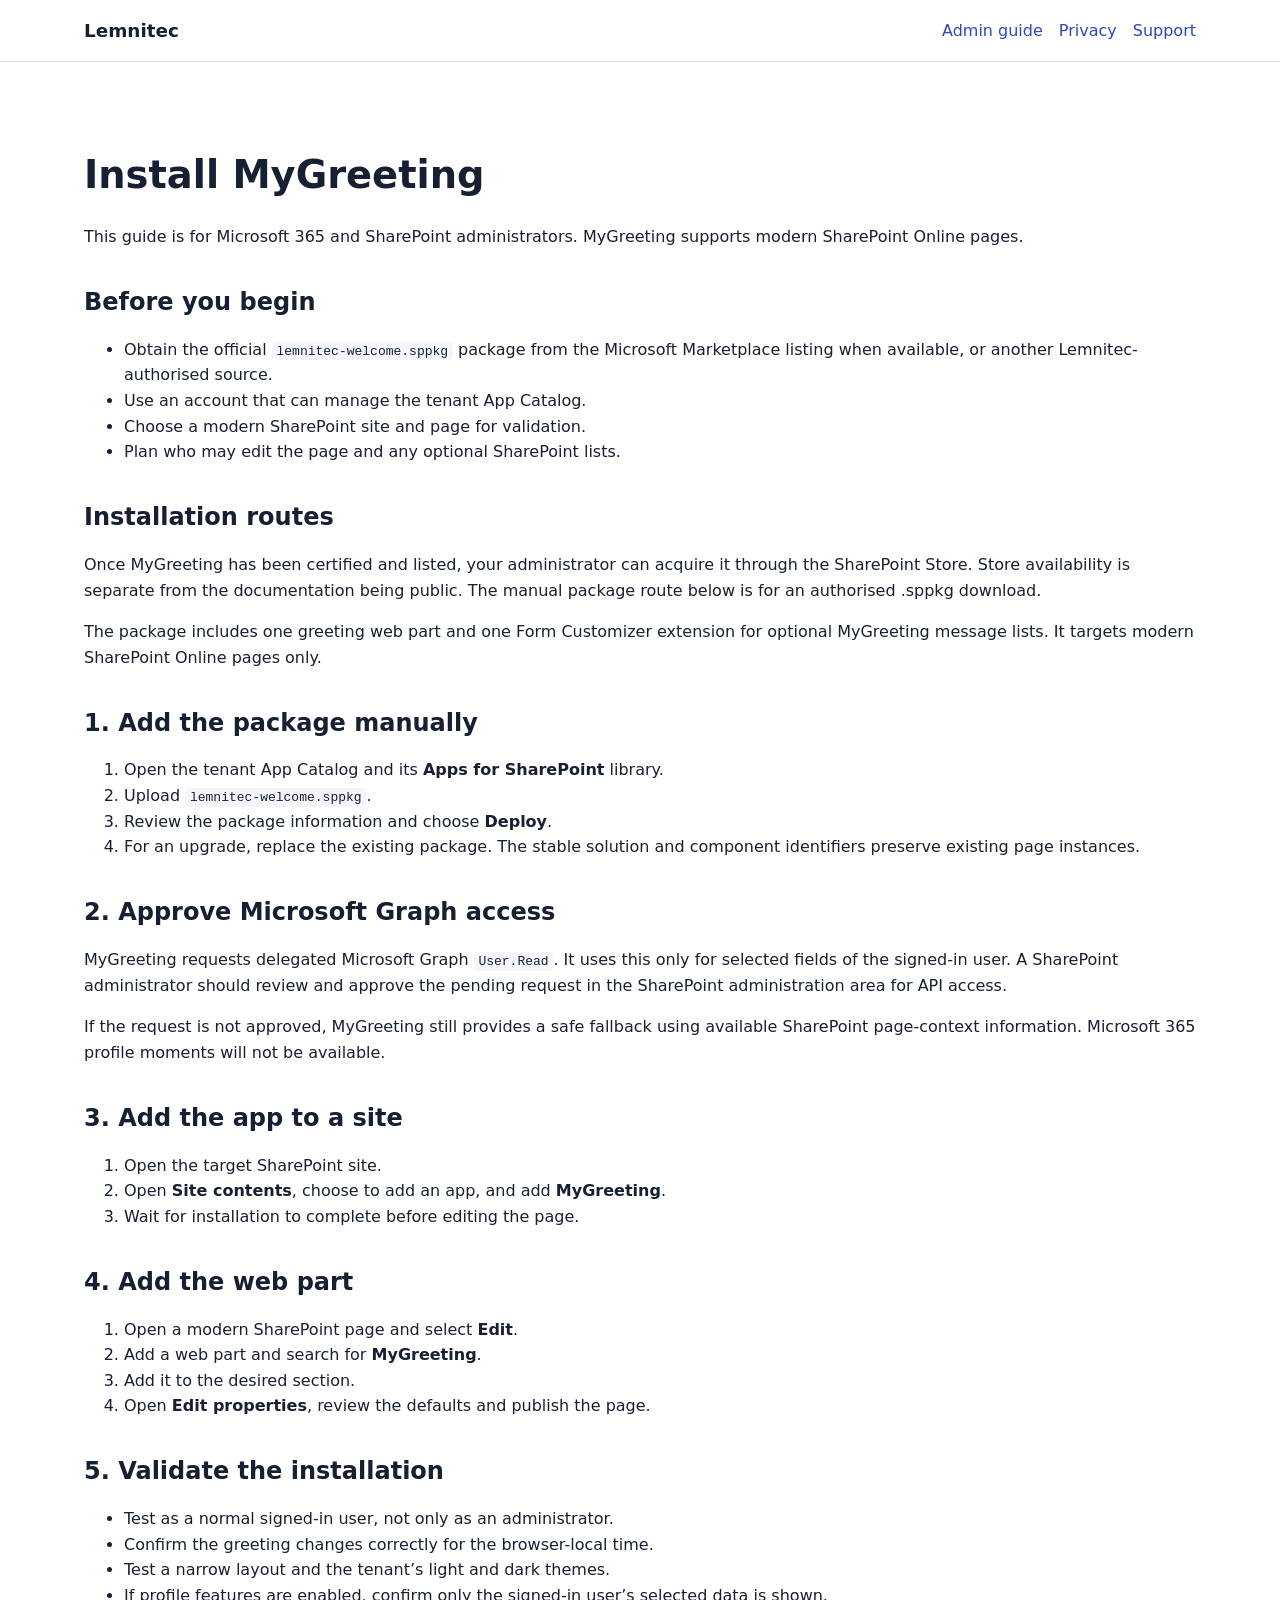
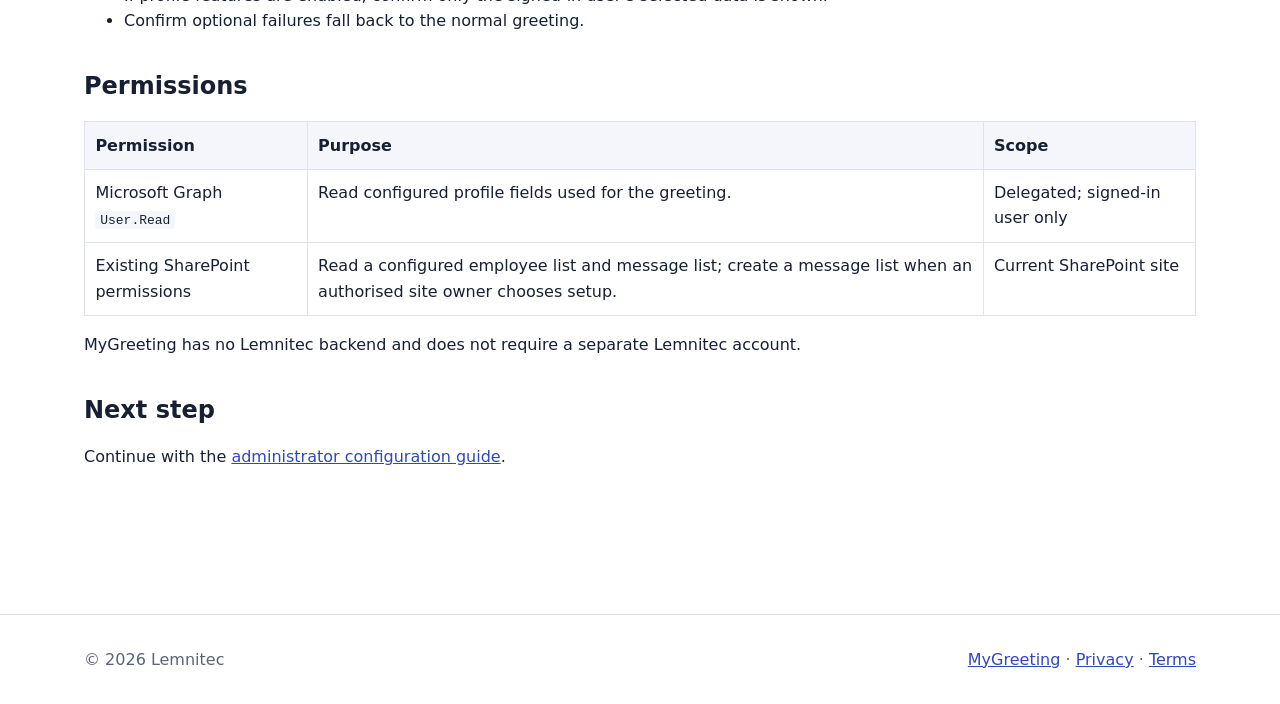
<file: docs/installation/index.html>
<!doctype html><html lang="en"><head><meta charset="utf-8"><meta name="viewport" content="width=device-width,initial-scale=1"><title>Install MyGreeting | Lemnitec</title><meta name="description" content="Administrator installation instructions for MyGreeting in SharePoint Online."><link rel="stylesheet" href="/styles.css"></head><body><a class="skip" href="#main">Skip to content</a><header class="site-header"><nav class="nav" aria-label="Main navigation"><a class="brand" href="/">Lemnitec</a><div class="nav-links"><a href="/docs/admin/">Admin guide</a><a href="/privacy/">Privacy</a><a href="/support/">Support</a></div></nav></header><main id="main" class="content"><h1>Install MyGreeting</h1><p>This guide is for Microsoft 365 and SharePoint administrators. MyGreeting supports modern SharePoint Online pages.</p><h2>Before you begin</h2><ul><li>Obtain the official <code>lemnitec-welcome.sppkg</code> package from the Microsoft Marketplace listing when available, or another Lemnitec-authorised source.</li><li>Use an account that can manage the tenant App Catalog.</li><li>Choose a modern SharePoint site and page for validation.</li><li>Plan who may edit the page and any optional SharePoint lists.</li></ul><h2>Installation routes</h2><p>Once MyGreeting has been certified and listed, your administrator can acquire it through the SharePoint Store. Store availability is separate from the documentation being public. The manual package route below is for an authorised .sppkg download.</p><p>The package includes one greeting web part and one Form Customizer extension for optional MyGreeting message lists. It targets modern SharePoint Online pages only.</p><h2>1. Add the package manually</h2><ol><li>Open the tenant App Catalog and its <strong>Apps for SharePoint</strong> library.</li><li>Upload <code>lemnitec-welcome.sppkg</code>.</li><li>Review the package information and choose <strong>Deploy</strong>.</li><li>For an upgrade, replace the existing package. The stable solution and component identifiers preserve existing page instances.</li></ol><h2>2. Approve Microsoft Graph access</h2><p>MyGreeting requests delegated Microsoft Graph <code>User.Read</code>. It uses this only for selected fields of the signed-in user. A SharePoint administrator should review and approve the pending request in the SharePoint administration area for API access.</p><p>If the request is not approved, MyGreeting still provides a safe fallback using available SharePoint page-context information. Microsoft 365 profile moments will not be available.</p><h2>3. Add the app to a site</h2><ol><li>Open the target SharePoint site.</li><li>Open <strong>Site contents</strong>, choose to add an app, and add <strong>MyGreeting</strong>.</li><li>Wait for installation to complete before editing the page.</li></ol><h2>4. Add the web part</h2><ol><li>Open a modern SharePoint page and select <strong>Edit</strong>.</li><li>Add a web part and search for <strong>MyGreeting</strong>.</li><li>Add it to the desired section.</li><li>Open <strong>Edit properties</strong>, review the defaults and publish the page.</li></ol><h2>5. Validate the installation</h2><ul><li>Test as a normal signed-in user, not only as an administrator.</li><li>Confirm the greeting changes correctly for the browser-local time.</li><li>Test a narrow layout and the tenant’s light and dark themes.</li><li>If profile features are enabled, confirm only the signed-in user’s selected data is shown.</li><li>Confirm optional failures fall back to the normal greeting.</li></ul><h2>Permissions</h2><table><thead><tr><th>Permission</th><th>Purpose</th><th>Scope</th></tr></thead><tbody><tr><td>Microsoft Graph <code>User.Read</code></td><td>Read configured profile fields used for the greeting.</td><td>Delegated; signed-in user only</td></tr><tr><td>Existing SharePoint permissions</td><td>Read a configured employee list and message list; create a message list when an authorised site owner chooses setup.</td><td>Current SharePoint site</td></tr></tbody></table><p>MyGreeting has no Lemnitec backend and does not require a separate Lemnitec account.</p><h2>Next step</h2><p>Continue with the <a href="/docs/admin/">administrator configuration guide</a>.</p></main><footer class="site-footer"><div class="footer-inner"><span>© 2026 Lemnitec</span><span><a href="/">MyGreeting</a> · <a href="/privacy/">Privacy</a> · <a href="/terms/">Terms</a></span></div></footer></body></html>
</file>
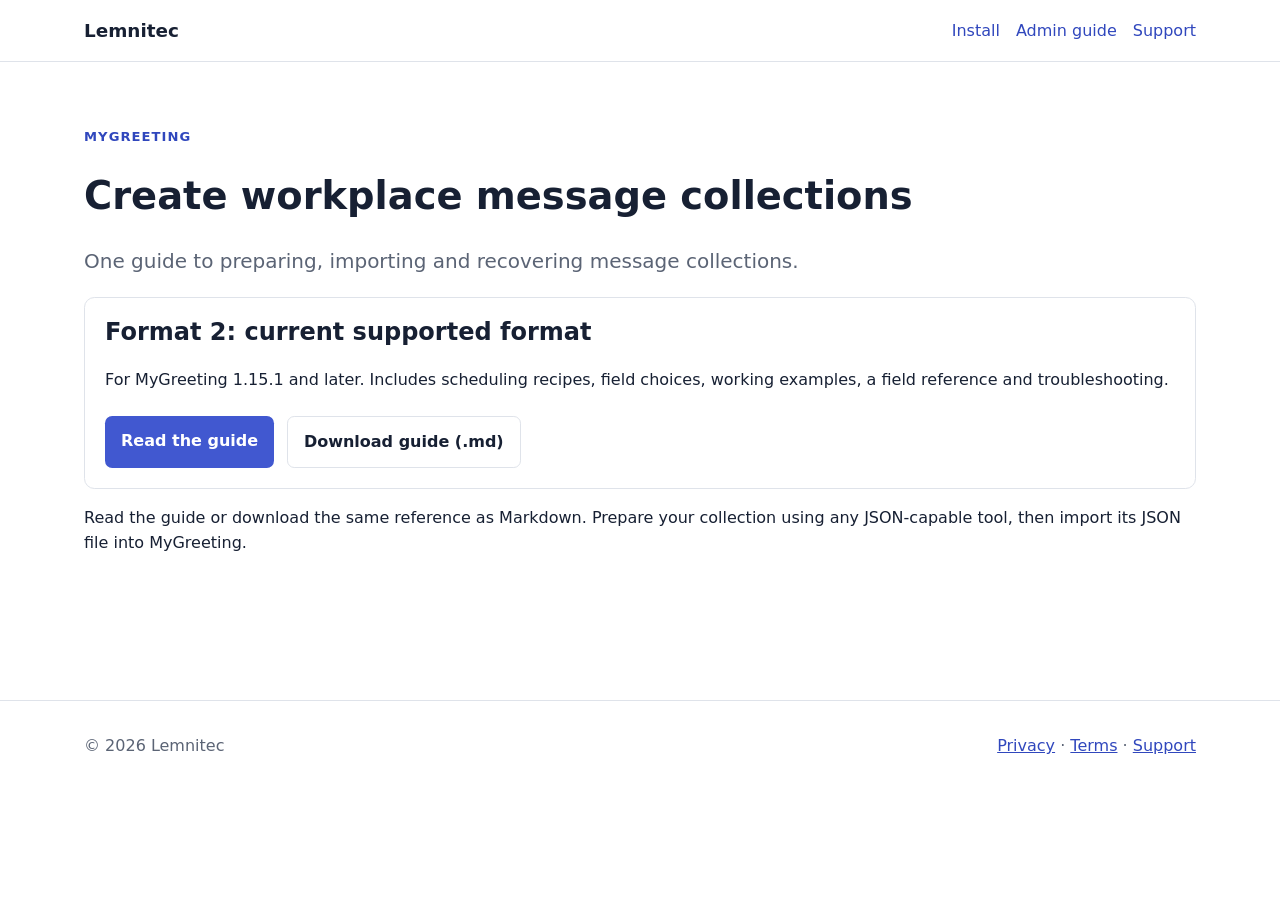
<file: docs/workplace-messages/index.html>
<!doctype html><html lang="en"><head><meta charset="utf-8"><meta name="viewport" content="width=device-width,initial-scale=1"><title>Workplace message guides | Lemnitec</title><meta name="description" content="Import workplace messages into MyGreeting. Follow the quick start, working JSON examples, field reference and troubleshooting guide."><link rel="stylesheet" href="/styles.css"><link rel="stylesheet" href="/docs/workplace-messages/format-2/guide.css"></head><body><a class="skip" href="#main">Skip to content</a><header class="site-header"><nav class="nav" aria-label="Main navigation"><a class="brand" href="/">Lemnitec</a><div class="nav-links"><a href="/docs/installation/">Install</a><a href="/docs/admin/">Admin guide</a><a href="/support/">Support</a></div></nav></header><main id="main" class="content"><div class="eyebrow">MyGreeting</div><h1>Create workplace message collections</h1><p class="lead">One guide to preparing, importing and recovering message collections.</p><article class="card"><h2>Format 2: current supported format</h2><p>For MyGreeting 1.15.1 and later. Includes scheduling recipes, field choices, working examples, a field reference and troubleshooting.</p><div class="actions"><a class="button" href="format-2/">Read the guide</a><a class="button secondary" href="format-2/MyGreeting-message-guide.md" download="MyGreeting-message-guide.md">Download guide (.md)</a></div></article><p>Read the guide or download the same reference as Markdown. Prepare your collection using any JSON-capable tool, then import its JSON file into MyGreeting.</p></main><footer class="site-footer"><div class="footer-inner"><span>© 2026 Lemnitec</span><span><a href="/privacy/">Privacy</a> · <a href="/terms/">Terms</a> · <a href="/support/">Support</a></span></div></footer></body></html>
</file>
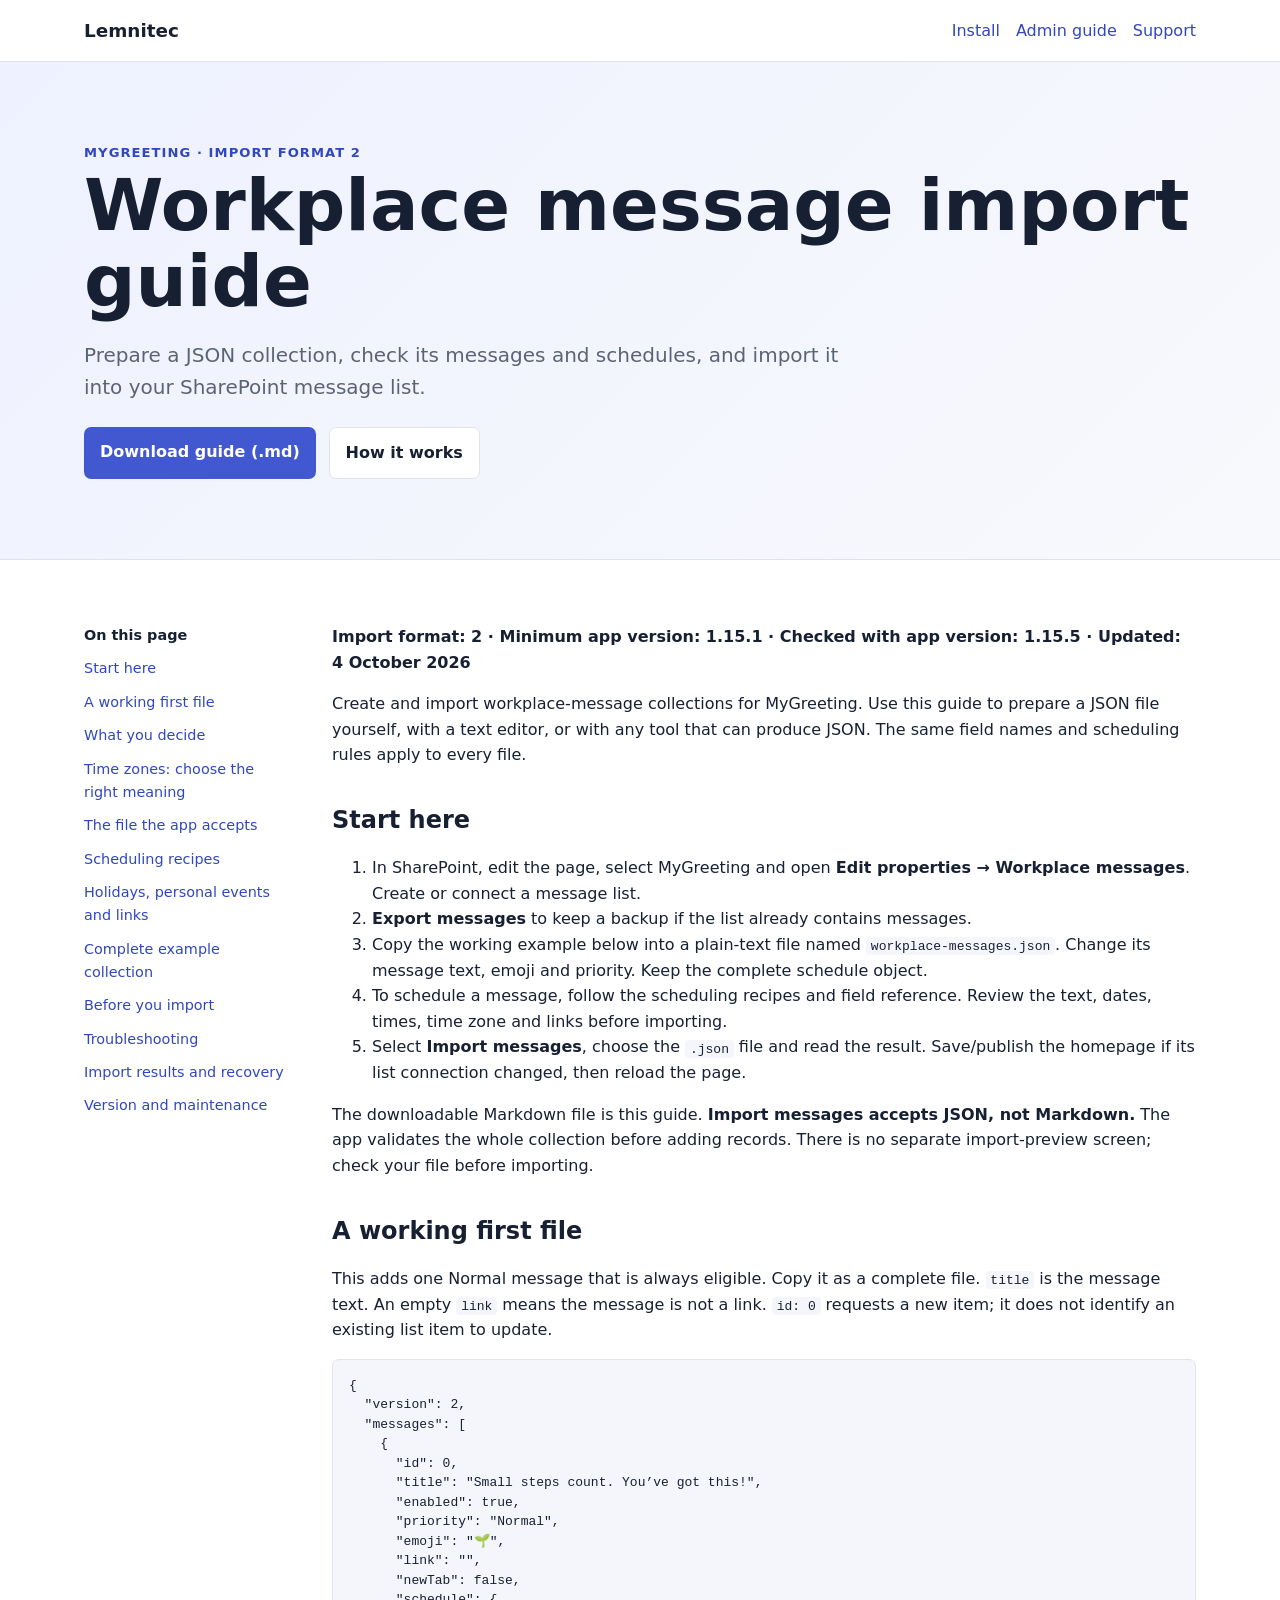
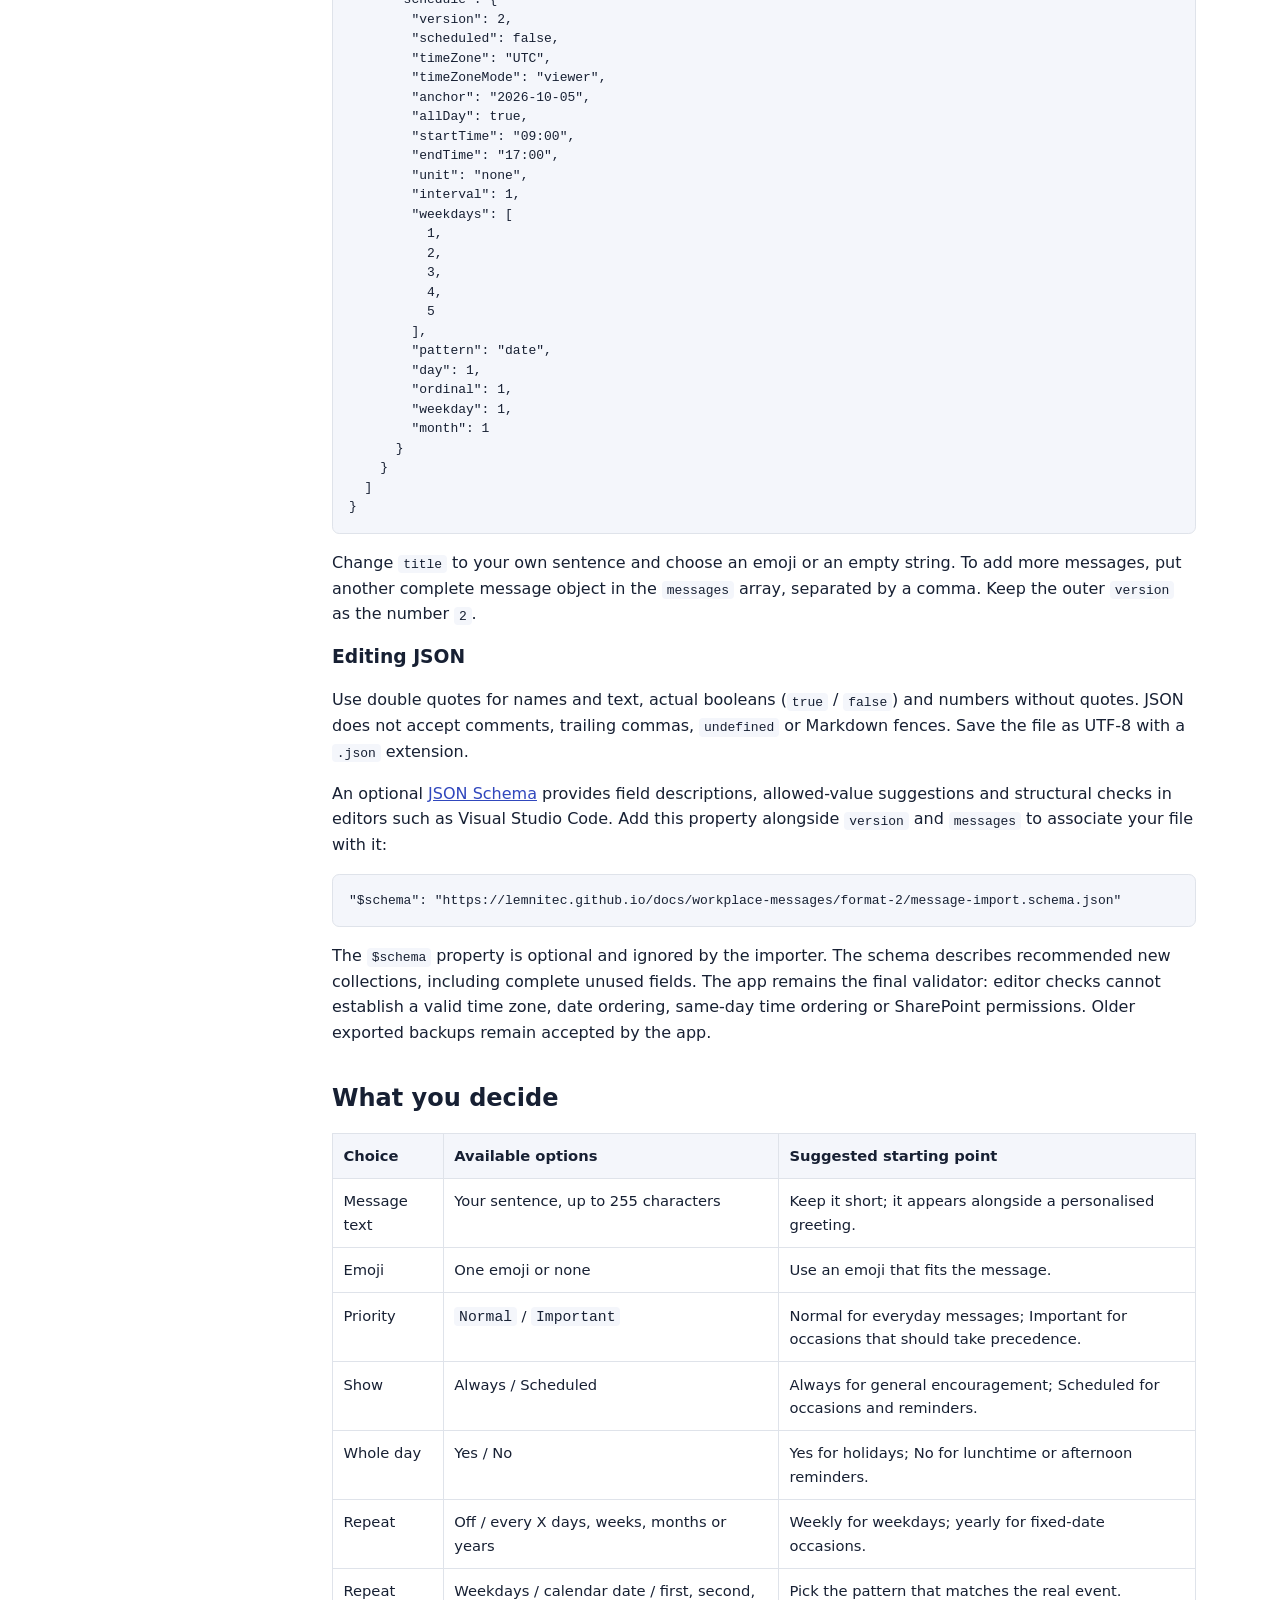
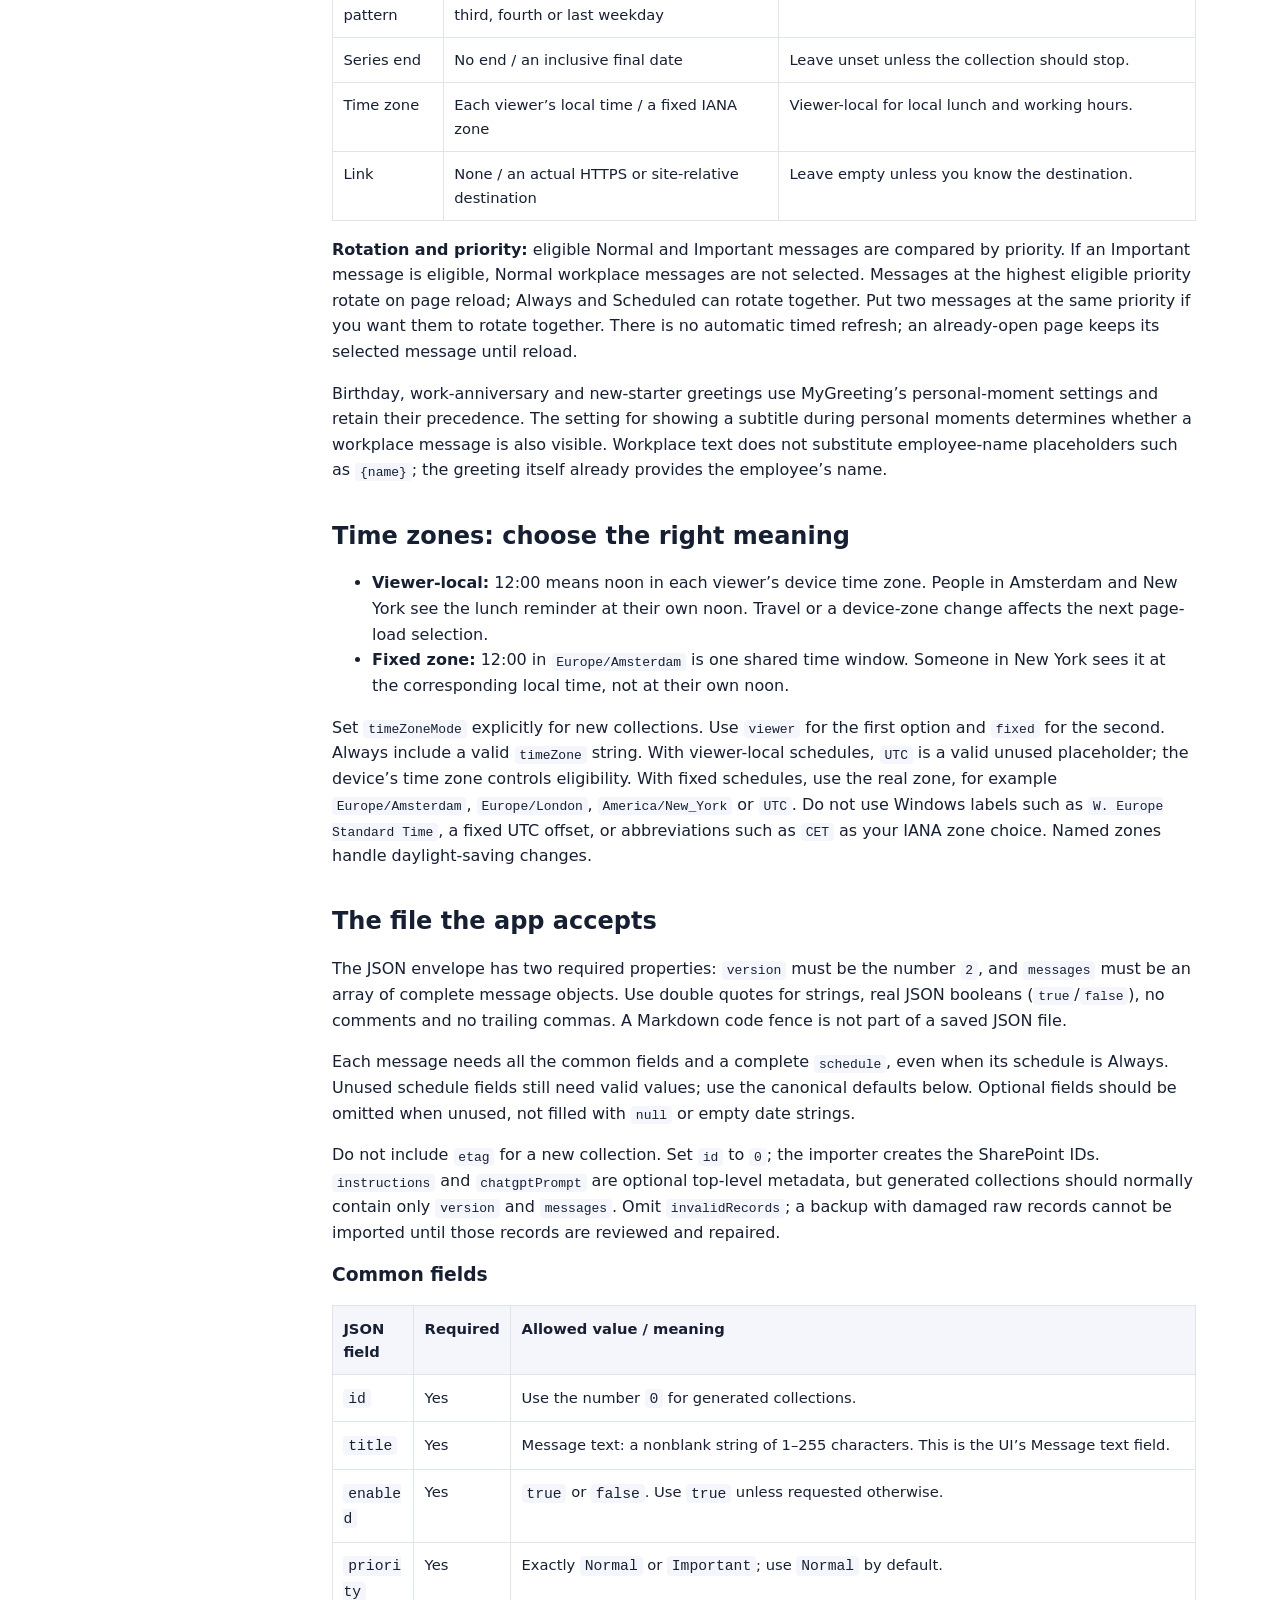
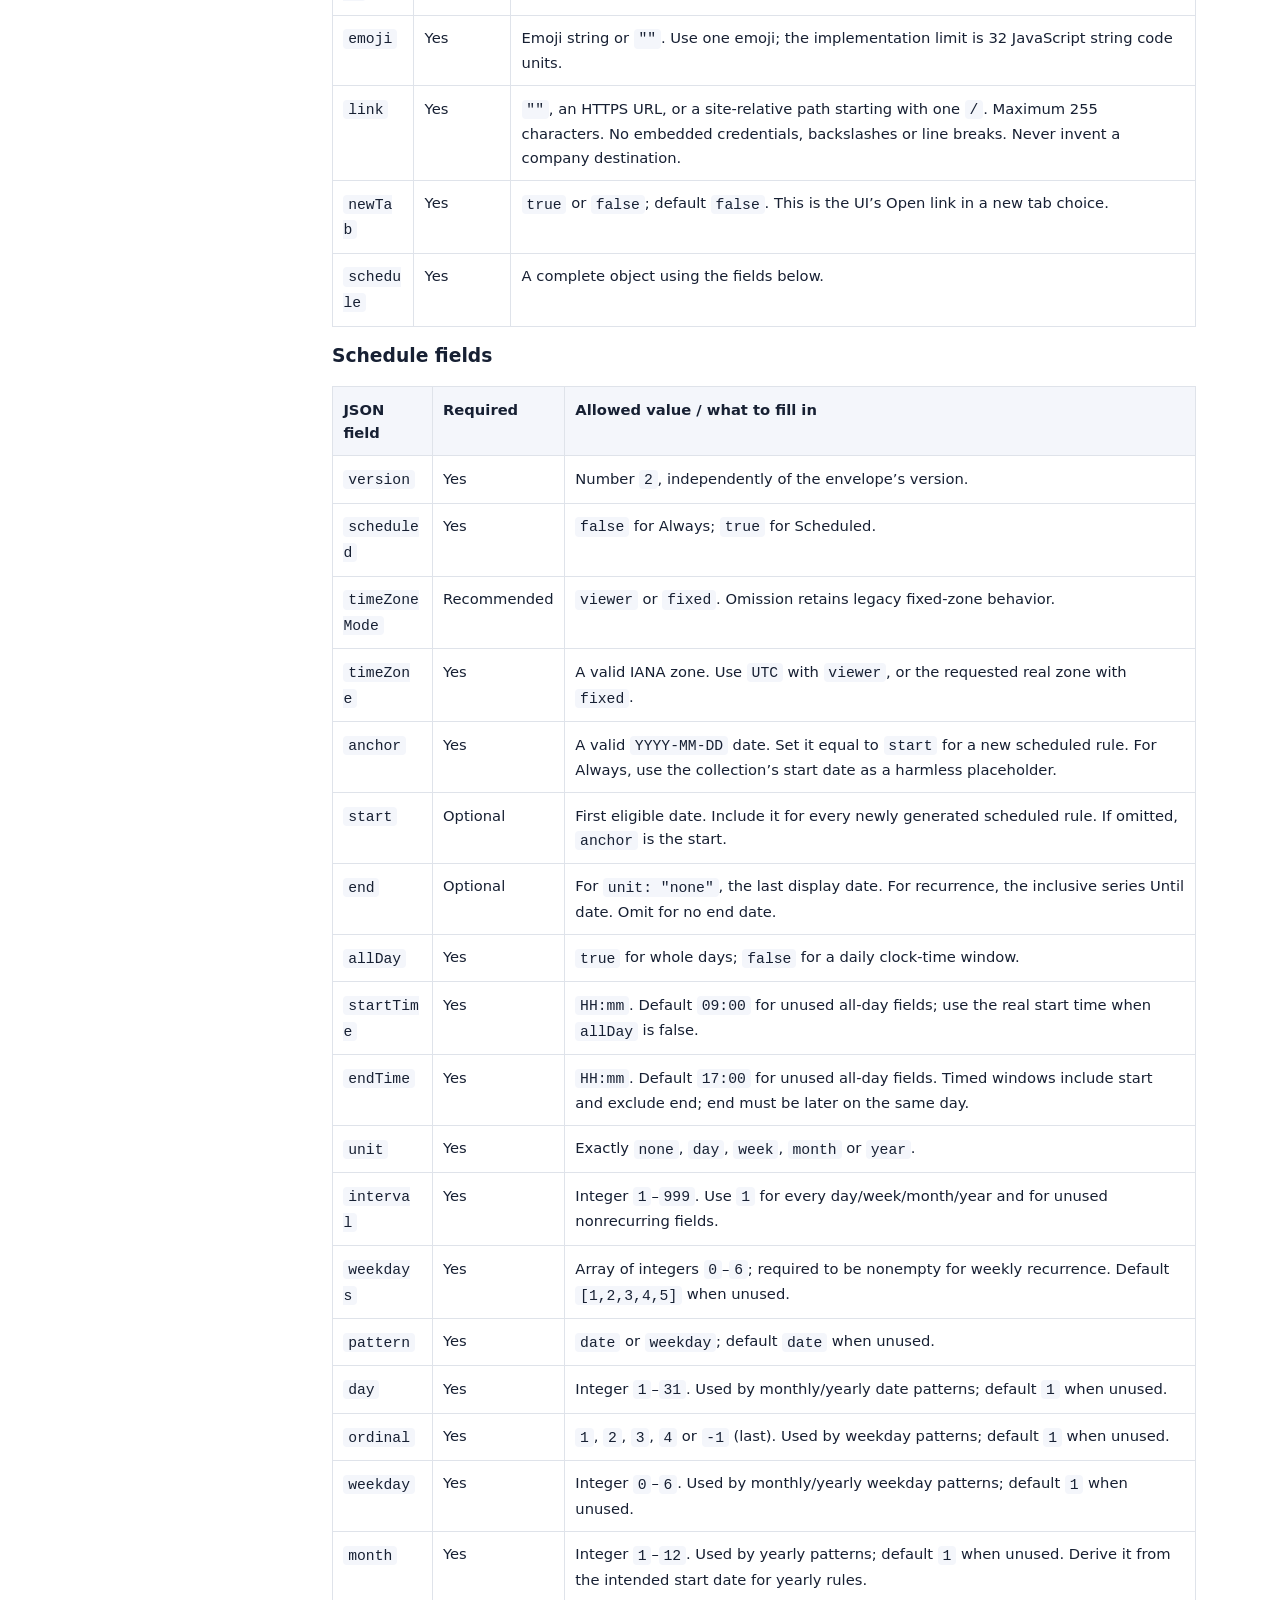
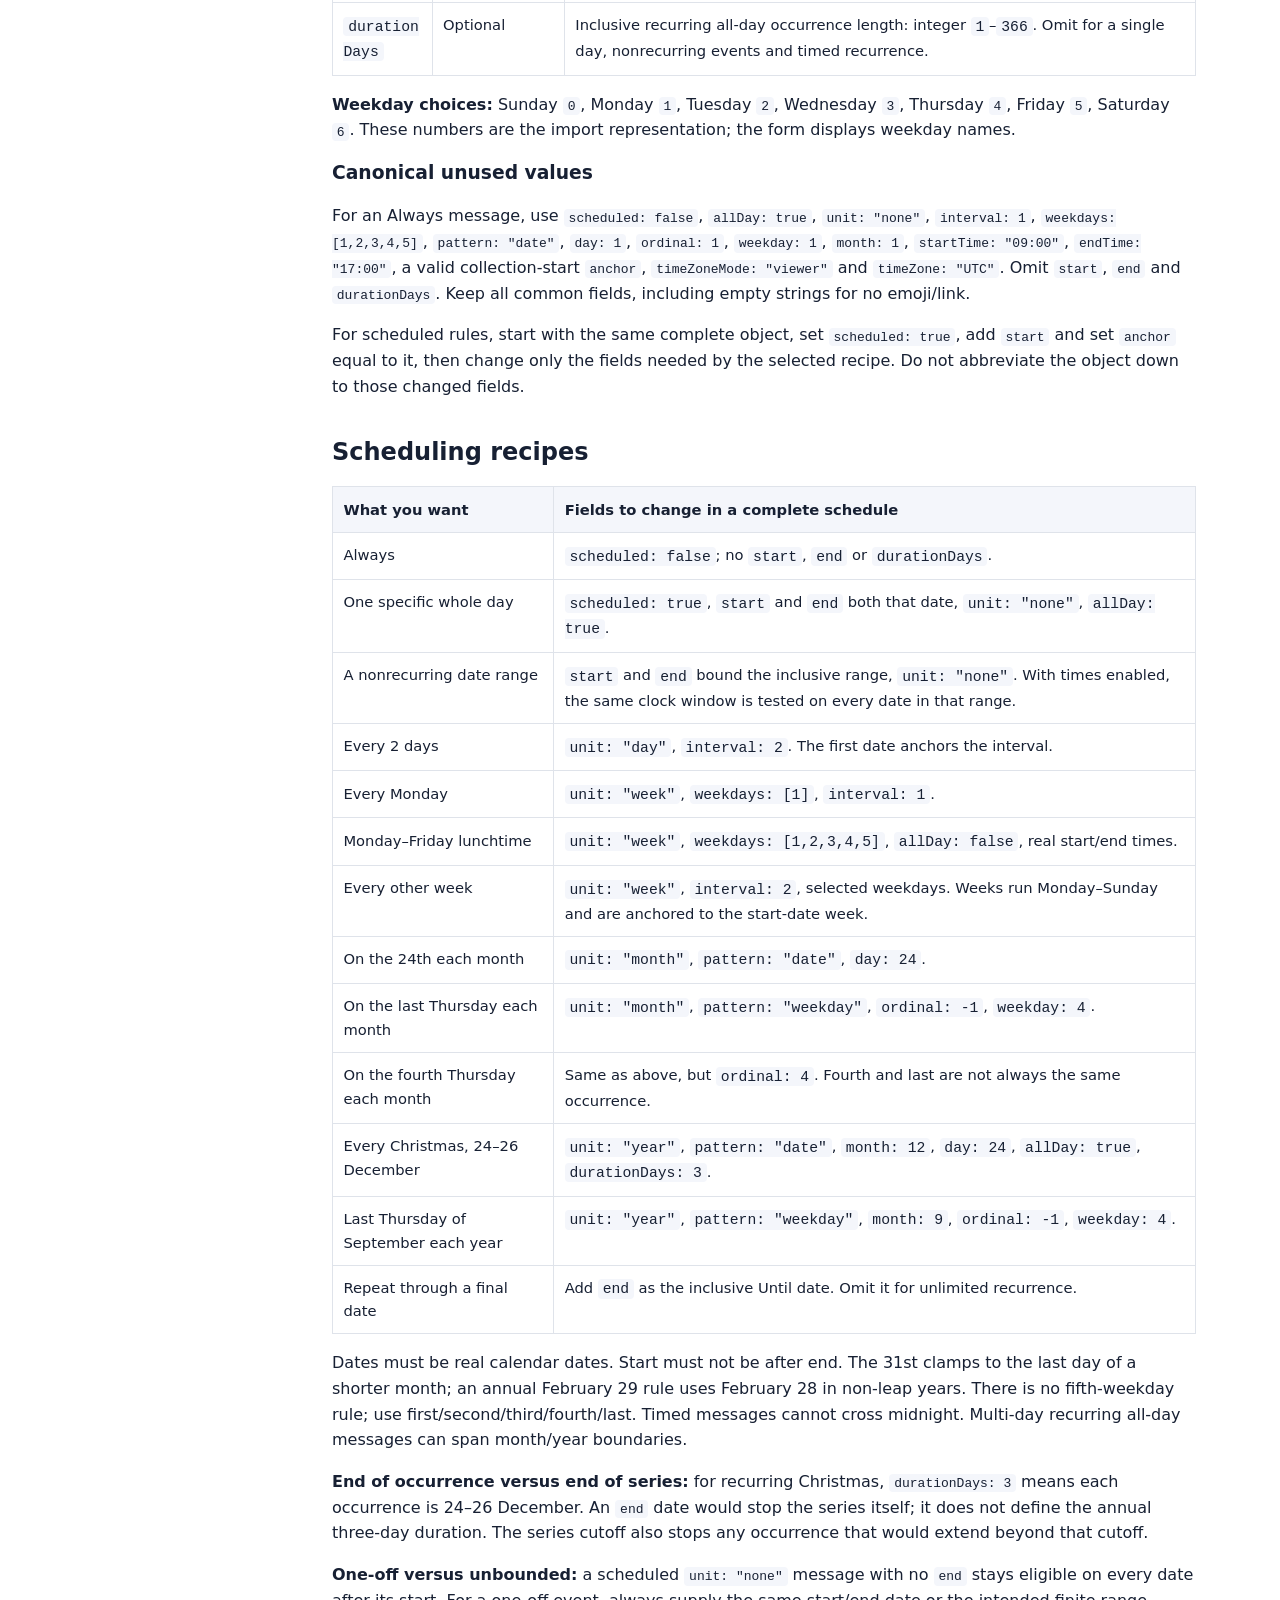
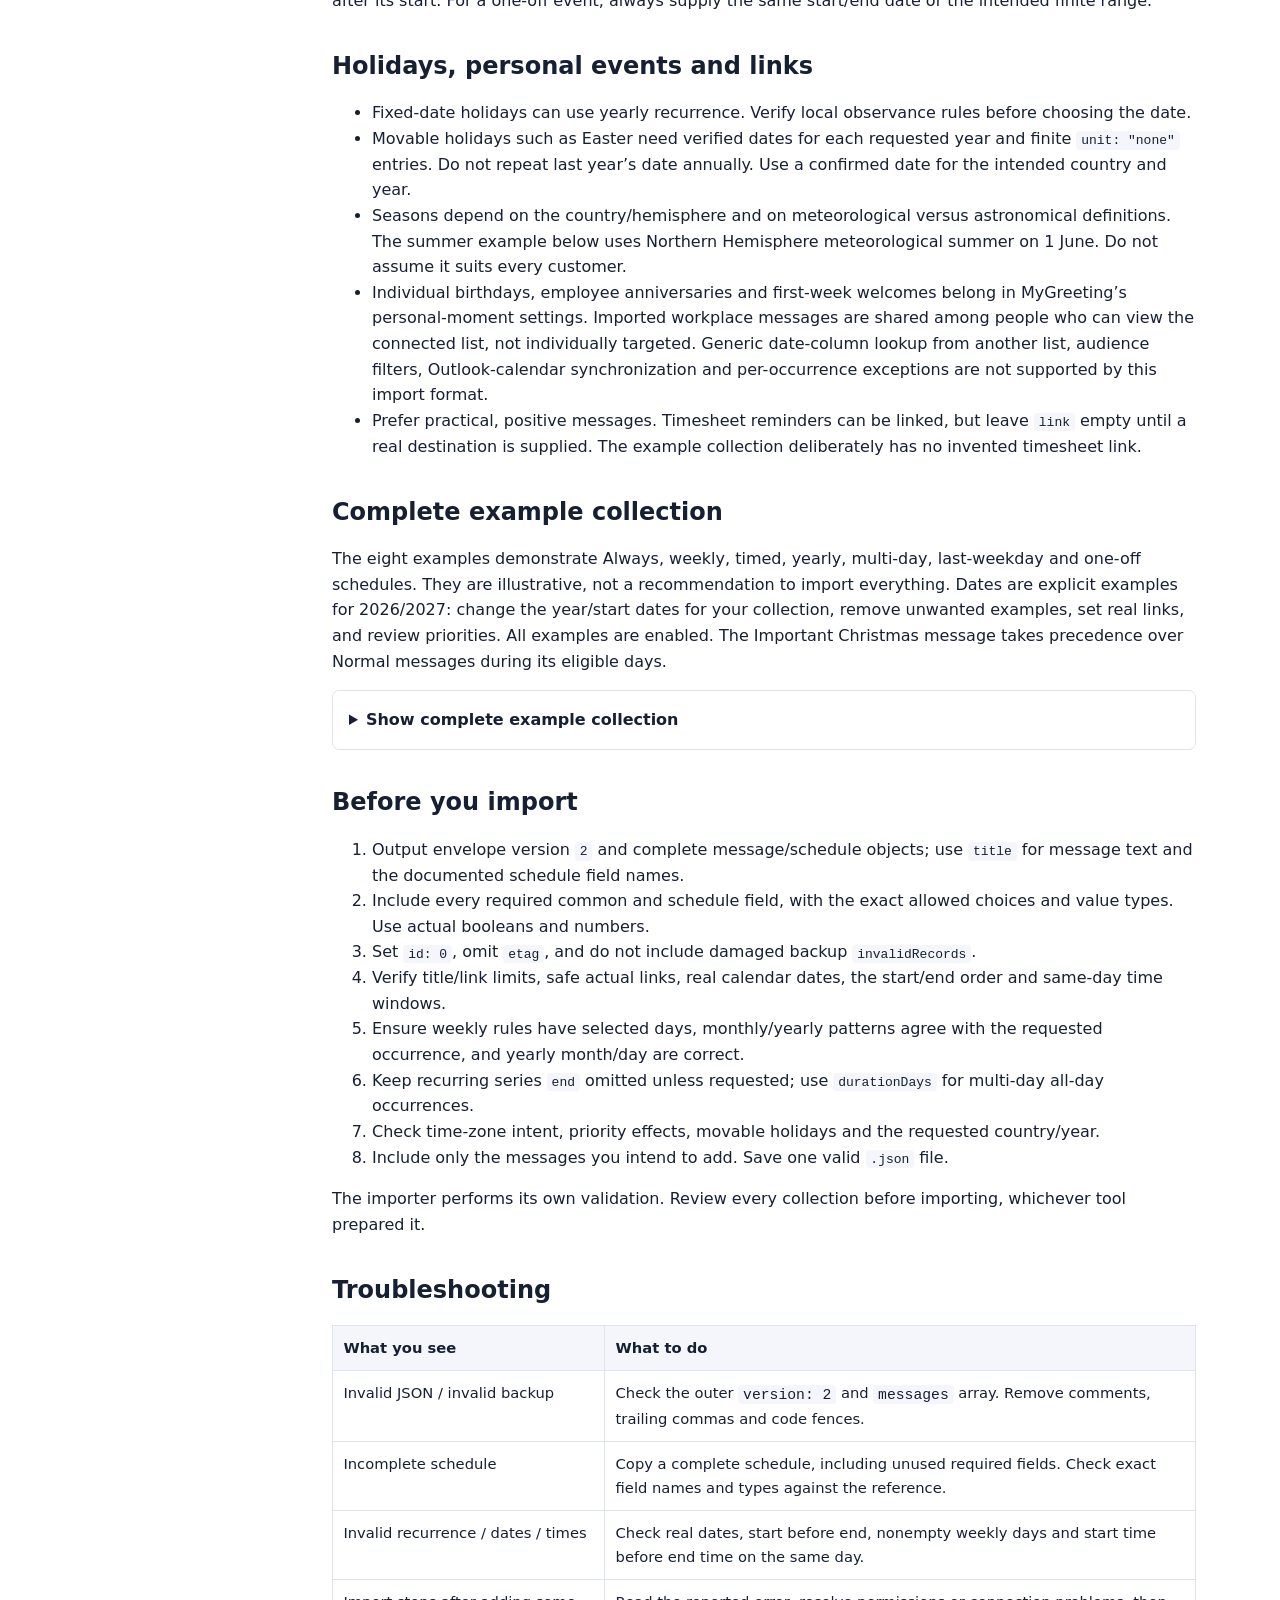
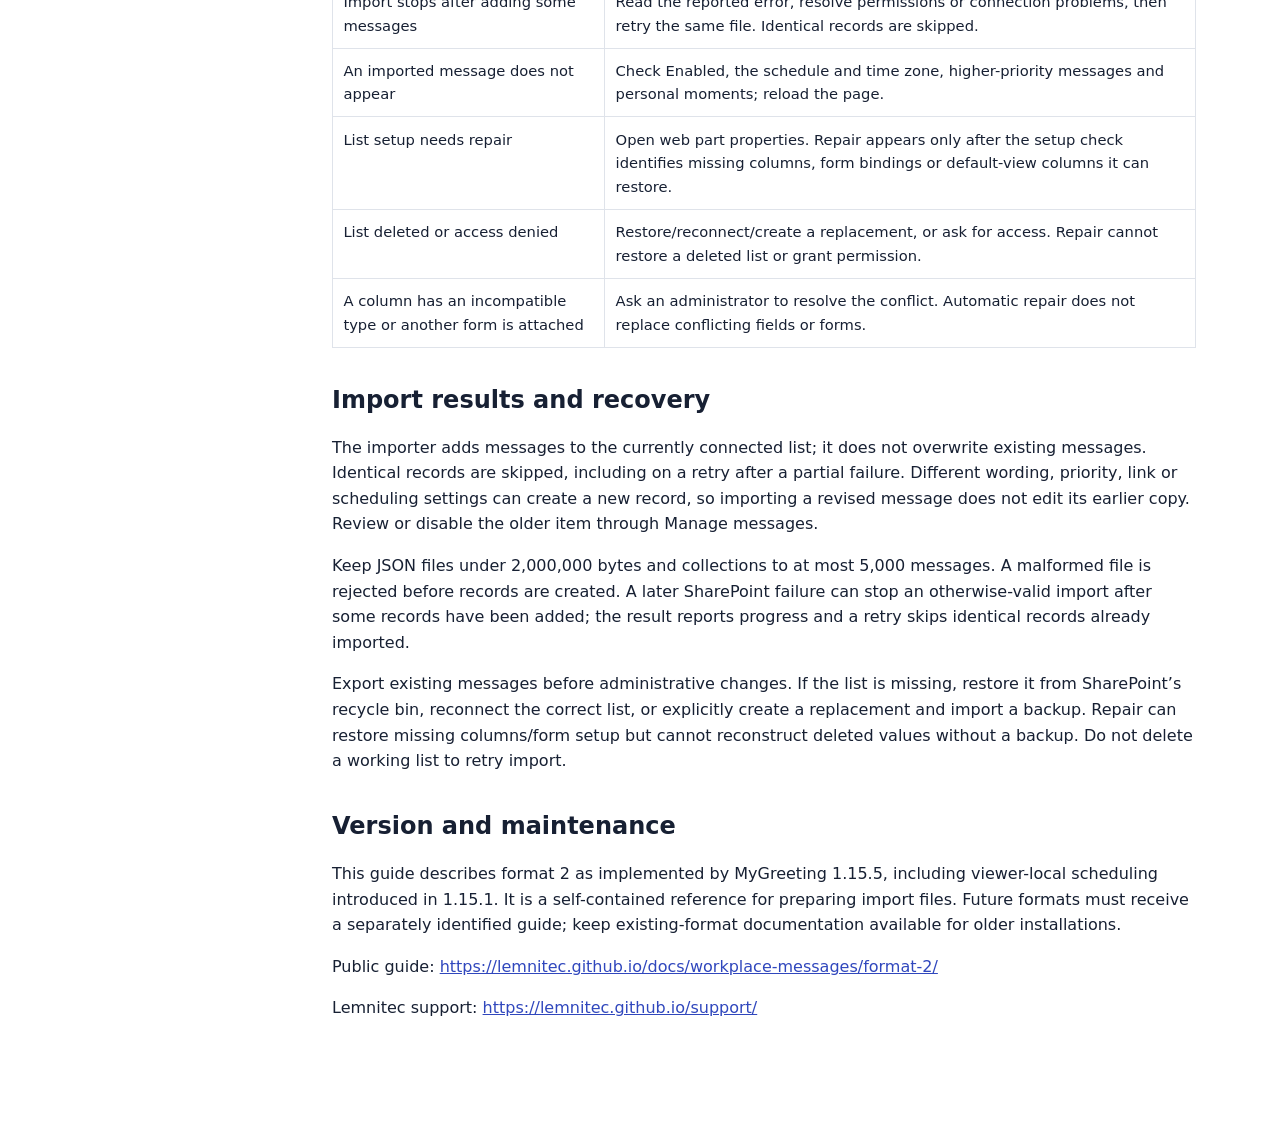
<file: docs/workplace-messages/format-2/index.html>
<!doctype html><html lang="en"><head><meta charset="utf-8"><meta name="viewport" content="width=device-width,initial-scale=1"><title>Workplace message import guide | Lemnitec</title><meta name="description" content="Import workplace messages into MyGreeting. Follow the quick start, working JSON examples, field reference and troubleshooting guide."><link rel="stylesheet" href="/styles.css"><link rel="stylesheet" href="/docs/workplace-messages/format-2/guide.css"></head><body><a class="skip" href="#main">Skip to content</a><header class="site-header"><nav class="nav" aria-label="Main navigation"><a class="brand" href="/">Lemnitec</a><div class="nav-links"><a href="/docs/installation/">Install</a><a href="/docs/admin/">Admin guide</a><a href="/support/">Support</a></div></nav></header><main id="main"><section class="hero"><div class="hero-inner"><div class="eyebrow">MyGreeting · import format 2</div><h1>Workplace message import guide</h1><p class="lead">Prepare a JSON collection, check its messages and schedules, and import it into your SharePoint message list.</p><div class="actions"><a class="button" href="MyGreeting-message-guide.md" download="MyGreeting-message-guide.md">Download guide (.md)</a><a class="button secondary" href="#start-here">How it works</a></div></div></section><div class="content guide-layout"><aside class="guide-contents"><nav aria-label="On this page"><strong>On this page</strong><a href="#start-here">Start here</a><a href="#a-working-first-file">A working first file</a><a href="#what-you-decide">What you decide</a><a href="#time-zones-choose-the-right-meaning">Time zones: choose the right meaning</a><a href="#the-file-the-app-accepts">The file the app accepts</a><a href="#scheduling-recipes">Scheduling recipes</a><a href="#holidays-personal-events-and-links">Holidays, personal events and links</a><a href="#complete-example-collection">Complete example collection</a><a href="#before-you-import">Before you import</a><a href="#troubleshooting">Troubleshooting</a><a href="#import-results-and-recovery">Import results and recovery</a><a href="#version-and-maintenance">Version and maintenance</a></nav></aside><article class="guide-body"><p><strong>Import format: 2 · Minimum app version: 1.15.1 · Checked with app version: 1.15.5 · Updated: 4 October 2026</strong></p>
<p>Create and import workplace-message collections for MyGreeting. Use this guide to prepare a JSON file yourself, with a text editor, or with any tool that can produce JSON. The same field names and scheduling rules apply to every file.</p>
<h2 id="start-here">Start here</h2>
<ol type="1">
<li>In SharePoint, edit the page, select MyGreeting and open <strong>Edit properties → Workplace messages</strong>. Create or connect a message list.</li>
<li><strong>Export messages</strong> to keep a backup if the list already contains messages.</li>
<li>Copy the working example below into a plain-text file named <code>workplace-messages.json</code>. Change its message text, emoji and priority. Keep the complete schedule object.</li>
<li>To schedule a message, follow the scheduling recipes and field reference. Review the text, dates, times, time zone and links before importing.</li>
<li>Select <strong>Import messages</strong>, choose the <code>.json</code> file and read the result. Save/publish the homepage if its list connection changed, then reload the page.</li>
</ol>
<p>The downloadable Markdown file is this guide. <strong>Import messages accepts JSON, not Markdown.</strong> The app validates the whole collection before adding records. There is no separate import-preview screen; check your file before importing.</p>
<h2 id="a-working-first-file">A working first file</h2>
<p>This adds one Normal message that is always eligible. Copy it as a complete file. <code>title</code> is the message text. An empty <code>link</code> means the message is not a link. <code>id: 0</code> requests a new item; it does not identify an existing list item to update.</p>
<pre class="json"><code>{
  &quot;version&quot;: 2,
  &quot;messages&quot;: [
    {
      &quot;id&quot;: 0,
      &quot;title&quot;: &quot;Small steps count. You’ve got this!&quot;,
      &quot;enabled&quot;: true,
      &quot;priority&quot;: &quot;Normal&quot;,
      &quot;emoji&quot;: &quot;🌱&quot;,
      &quot;link&quot;: &quot;&quot;,
      &quot;newTab&quot;: false,
      &quot;schedule&quot;: {
        &quot;version&quot;: 2,
        &quot;scheduled&quot;: false,
        &quot;timeZone&quot;: &quot;UTC&quot;,
        &quot;timeZoneMode&quot;: &quot;viewer&quot;,
        &quot;anchor&quot;: &quot;2026-10-05&quot;,
        &quot;allDay&quot;: true,
        &quot;startTime&quot;: &quot;09:00&quot;,
        &quot;endTime&quot;: &quot;17:00&quot;,
        &quot;unit&quot;: &quot;none&quot;,
        &quot;interval&quot;: 1,
        &quot;weekdays&quot;: [
          1,
          2,
          3,
          4,
          5
        ],
        &quot;pattern&quot;: &quot;date&quot;,
        &quot;day&quot;: 1,
        &quot;ordinal&quot;: 1,
        &quot;weekday&quot;: 1,
        &quot;month&quot;: 1
      }
    }
  ]
}</code></pre>
<p>Change <code>title</code> to your own sentence and choose an emoji or an empty string. To add more messages, put another complete message object in the <code>messages</code> array, separated by a comma. Keep the outer <code>version</code> as the number <code>2</code>.</p>
<h3 id="editing-json">Editing JSON</h3>
<p>Use double quotes for names and text, actual booleans (<code>true</code> / <code>false</code>) and numbers without quotes. JSON does not accept comments, trailing commas, <code>undefined</code> or Markdown fences. Save the file as UTF-8 with a <code>.json</code> extension.</p>
<p>An optional <a href="https://lemnitec.github.io/docs/workplace-messages/format-2/message-import.schema.json">JSON Schema</a> provides field descriptions, allowed-value suggestions and structural checks in editors such as Visual Studio Code. Add this property alongside <code>version</code> and <code>messages</code> to associate your file with it:</p>
<pre class="text"><code>&quot;$schema&quot;: &quot;https://lemnitec.github.io/docs/workplace-messages/format-2/message-import.schema.json&quot;</code></pre>
<p>The <code>$schema</code> property is optional and ignored by the importer. The schema describes recommended new collections, including complete unused fields. The app remains the final validator: editor checks cannot establish a valid time zone, date ordering, same-day time ordering or SharePoint permissions. Older exported backups remain accepted by the app.</p>
<h2 id="what-you-decide">What you decide</h2>
<table>
<thead>
<tr class="header">
<th>Choice</th>
<th>Available options</th>
<th>Suggested starting point</th>
</tr>
</thead>
<tbody>
<tr class="odd">
<td>Message text</td>
<td>Your sentence, up to 255 characters</td>
<td>Keep it short; it appears alongside a personalised greeting.</td>
</tr>
<tr class="even">
<td>Emoji</td>
<td>One emoji or none</td>
<td>Use an emoji that fits the message.</td>
</tr>
<tr class="odd">
<td>Priority</td>
<td><code>Normal</code> / <code>Important</code></td>
<td>Normal for everyday messages; Important for occasions that should take precedence.</td>
</tr>
<tr class="even">
<td>Show</td>
<td>Always / Scheduled</td>
<td>Always for general encouragement; Scheduled for occasions and reminders.</td>
</tr>
<tr class="odd">
<td>Whole day</td>
<td>Yes / No</td>
<td>Yes for holidays; No for lunchtime or afternoon reminders.</td>
</tr>
<tr class="even">
<td>Repeat</td>
<td>Off / every X days, weeks, months or years</td>
<td>Weekly for weekdays; yearly for fixed-date occasions.</td>
</tr>
<tr class="odd">
<td>Repeat pattern</td>
<td>Weekdays / calendar date / first, second, third, fourth or last weekday</td>
<td>Pick the pattern that matches the real event.</td>
</tr>
<tr class="even">
<td>Series end</td>
<td>No end / an inclusive final date</td>
<td>Leave unset unless the collection should stop.</td>
</tr>
<tr class="odd">
<td>Time zone</td>
<td>Each viewer’s local time / a fixed IANA zone</td>
<td>Viewer-local for local lunch and working hours.</td>
</tr>
<tr class="even">
<td>Link</td>
<td>None / an actual HTTPS or site-relative destination</td>
<td>Leave empty unless you know the destination.</td>
</tr>
</tbody>
</table>
<p><strong>Rotation and priority:</strong> eligible Normal and Important messages are compared by priority. If an Important message is eligible, Normal workplace messages are not selected. Messages at the highest eligible priority rotate on page reload; Always and Scheduled can rotate together. Put two messages at the same priority if you want them to rotate together. There is no automatic timed refresh; an already-open page keeps its selected message until reload.</p>
<p>Birthday, work-anniversary and new-starter greetings use MyGreeting’s personal-moment settings and retain their precedence. The setting for showing a subtitle during personal moments determines whether a workplace message is also visible. Workplace text does not substitute employee-name placeholders such as <code>{name}</code>; the greeting itself already provides the employee’s name.</p>
<h2 id="time-zones-choose-the-right-meaning">Time zones: choose the right meaning</h2>
<ul>
<li><strong>Viewer-local:</strong> 12:00 means noon in each viewer’s device time zone. People in Amsterdam and New York see the lunch reminder at their own noon. Travel or a device-zone change affects the next page-load selection.</li>
<li><strong>Fixed zone:</strong> 12:00 in <code>Europe/Amsterdam</code> is one shared time window. Someone in New York sees it at the corresponding local time, not at their own noon.</li>
</ul>
<p>Set <code>timeZoneMode</code> explicitly for new collections. Use <code>viewer</code> for the first option and <code>fixed</code> for the second. Always include a valid <code>timeZone</code> string. With viewer-local schedules, <code>UTC</code> is a valid unused placeholder; the device’s time zone controls eligibility. With fixed schedules, use the real zone, for example <code>Europe/Amsterdam</code>, <code>Europe/London</code>, <code>America/New_York</code> or <code>UTC</code>. Do not use Windows labels such as <code>W. Europe Standard Time</code>, a fixed UTC offset, or abbreviations such as <code>CET</code> as your IANA zone choice. Named zones handle daylight-saving changes.</p>
<h2 id="the-file-the-app-accepts">The file the app accepts</h2>
<p>The JSON envelope has two required properties: <code>version</code> must be the number <code>2</code>, and <code>messages</code> must be an array of complete message objects. Use double quotes for strings, real JSON booleans (<code>true</code>/<code>false</code>), no comments and no trailing commas. A Markdown code fence is not part of a saved JSON file.</p>
<p>Each message needs all the common fields and a complete <code>schedule</code>, even when its schedule is Always. Unused schedule fields still need valid values; use the canonical defaults below. Optional fields should be omitted when unused, not filled with <code>null</code> or empty date strings.</p>
<p>Do not include <code>etag</code> for a new collection. Set <code>id</code> to <code>0</code>; the importer creates the SharePoint IDs. <code>instructions</code> and <code>chatgptPrompt</code> are optional top-level metadata, but generated collections should normally contain only <code>version</code> and <code>messages</code>. Omit <code>invalidRecords</code>; a backup with damaged raw records cannot be imported until those records are reviewed and repaired.</p>
<h3 id="common-fields">Common fields</h3>
<table>
<thead>
<tr class="header">
<th>JSON field</th>
<th>Required</th>
<th>Allowed value / meaning</th>
</tr>
</thead>
<tbody>
<tr class="odd">
<td><code>id</code></td>
<td>Yes</td>
<td>Use the number <code>0</code> for generated collections.</td>
</tr>
<tr class="even">
<td><code>title</code></td>
<td>Yes</td>
<td>Message text: a nonblank string of 1–255 characters. This is the UI’s Message text field.</td>
</tr>
<tr class="odd">
<td><code>enabled</code></td>
<td>Yes</td>
<td><code>true</code> or <code>false</code>. Use <code>true</code> unless requested otherwise.</td>
</tr>
<tr class="even">
<td><code>priority</code></td>
<td>Yes</td>
<td>Exactly <code>Normal</code> or <code>Important</code>; use <code>Normal</code> by default.</td>
</tr>
<tr class="odd">
<td><code>emoji</code></td>
<td>Yes</td>
<td>Emoji string or <code>""</code>. Use one emoji; the implementation limit is 32 JavaScript string code units.</td>
</tr>
<tr class="even">
<td><code>link</code></td>
<td>Yes</td>
<td><code>""</code>, an HTTPS URL, or a site-relative path starting with one <code>/</code>. Maximum 255 characters. No embedded credentials, backslashes or line breaks. Never invent a company destination.</td>
</tr>
<tr class="odd">
<td><code>newTab</code></td>
<td>Yes</td>
<td><code>true</code> or <code>false</code>; default <code>false</code>. This is the UI’s Open link in a new tab choice.</td>
</tr>
<tr class="even">
<td><code>schedule</code></td>
<td>Yes</td>
<td>A complete object using the fields below.</td>
</tr>
</tbody>
</table>
<h3 id="schedule-fields">Schedule fields</h3>
<table>
<thead>
<tr class="header">
<th>JSON field</th>
<th>Required</th>
<th>Allowed value / what to fill in</th>
</tr>
</thead>
<tbody>
<tr class="odd">
<td><code>version</code></td>
<td>Yes</td>
<td>Number <code>2</code>, independently of the envelope’s version.</td>
</tr>
<tr class="even">
<td><code>scheduled</code></td>
<td>Yes</td>
<td><code>false</code> for Always; <code>true</code> for Scheduled.</td>
</tr>
<tr class="odd">
<td><code>timeZoneMode</code></td>
<td>Recommended</td>
<td><code>viewer</code> or <code>fixed</code>. Omission retains legacy fixed-zone behavior.</td>
</tr>
<tr class="even">
<td><code>timeZone</code></td>
<td>Yes</td>
<td>A valid IANA zone. Use <code>UTC</code> with <code>viewer</code>, or the requested real zone with <code>fixed</code>.</td>
</tr>
<tr class="odd">
<td><code>anchor</code></td>
<td>Yes</td>
<td>A valid <code>YYYY-MM-DD</code> date. Set it equal to <code>start</code> for a new scheduled rule. For Always, use the collection’s start date as a harmless placeholder.</td>
</tr>
<tr class="even">
<td><code>start</code></td>
<td>Optional</td>
<td>First eligible date. Include it for every newly generated scheduled rule. If omitted, <code>anchor</code> is the start.</td>
</tr>
<tr class="odd">
<td><code>end</code></td>
<td>Optional</td>
<td>For <code>unit: "none"</code>, the last display date. For recurrence, the inclusive series Until date. Omit for no end date.</td>
</tr>
<tr class="even">
<td><code>allDay</code></td>
<td>Yes</td>
<td><code>true</code> for whole days; <code>false</code> for a daily clock-time window.</td>
</tr>
<tr class="odd">
<td><code>startTime</code></td>
<td>Yes</td>
<td><code>HH:mm</code>. Default <code>09:00</code> for unused all-day fields; use the real start time when <code>allDay</code> is false.</td>
</tr>
<tr class="even">
<td><code>endTime</code></td>
<td>Yes</td>
<td><code>HH:mm</code>. Default <code>17:00</code> for unused all-day fields. Timed windows include start and exclude end; end must be later on the same day.</td>
</tr>
<tr class="odd">
<td><code>unit</code></td>
<td>Yes</td>
<td>Exactly <code>none</code>, <code>day</code>, <code>week</code>, <code>month</code> or <code>year</code>.</td>
</tr>
<tr class="even">
<td><code>interval</code></td>
<td>Yes</td>
<td>Integer <code>1</code>–<code>999</code>. Use <code>1</code> for every day/week/month/year and for unused nonrecurring fields.</td>
</tr>
<tr class="odd">
<td><code>weekdays</code></td>
<td>Yes</td>
<td>Array of integers <code>0</code>–<code>6</code>; required to be nonempty for weekly recurrence. Default <code>[1,2,3,4,5]</code> when unused.</td>
</tr>
<tr class="even">
<td><code>pattern</code></td>
<td>Yes</td>
<td><code>date</code> or <code>weekday</code>; default <code>date</code> when unused.</td>
</tr>
<tr class="odd">
<td><code>day</code></td>
<td>Yes</td>
<td>Integer <code>1</code>–<code>31</code>. Used by monthly/yearly date patterns; default <code>1</code> when unused.</td>
</tr>
<tr class="even">
<td><code>ordinal</code></td>
<td>Yes</td>
<td><code>1</code>, <code>2</code>, <code>3</code>, <code>4</code> or <code>-1</code> (last). Used by weekday patterns; default <code>1</code> when unused.</td>
</tr>
<tr class="odd">
<td><code>weekday</code></td>
<td>Yes</td>
<td>Integer <code>0</code>–<code>6</code>. Used by monthly/yearly weekday patterns; default <code>1</code> when unused.</td>
</tr>
<tr class="even">
<td><code>month</code></td>
<td>Yes</td>
<td>Integer <code>1</code>–<code>12</code>. Used by yearly patterns; default <code>1</code> when unused. Derive it from the intended start date for yearly rules.</td>
</tr>
<tr class="odd">
<td><code>durationDays</code></td>
<td>Optional</td>
<td>Inclusive recurring all-day occurrence length: integer <code>1</code>–<code>366</code>. Omit for a single day, nonrecurring events and timed recurrence.</td>
</tr>
</tbody>
</table>
<p><strong>Weekday choices:</strong> Sunday <code>0</code>, Monday <code>1</code>, Tuesday <code>2</code>, Wednesday <code>3</code>, Thursday <code>4</code>, Friday <code>5</code>, Saturday <code>6</code>. These numbers are the import representation; the form displays weekday names.</p>
<h3 id="canonical-unused-values">Canonical unused values</h3>
<p>For an Always message, use <code>scheduled: false</code>, <code>allDay: true</code>, <code>unit: "none"</code>, <code>interval: 1</code>, <code>weekdays: [1,2,3,4,5]</code>, <code>pattern: "date"</code>, <code>day: 1</code>, <code>ordinal: 1</code>, <code>weekday: 1</code>, <code>month: 1</code>, <code>startTime: "09:00"</code>, <code>endTime: "17:00"</code>, a valid collection-start <code>anchor</code>, <code>timeZoneMode: "viewer"</code> and <code>timeZone: "UTC"</code>. Omit <code>start</code>, <code>end</code> and <code>durationDays</code>. Keep all common fields, including empty strings for no emoji/link.</p>
<p>For scheduled rules, start with the same complete object, set <code>scheduled: true</code>, add <code>start</code> and set <code>anchor</code> equal to it, then change only the fields needed by the selected recipe. Do not abbreviate the object down to those changed fields.</p>
<h2 id="scheduling-recipes">Scheduling recipes</h2>
<table>
<thead>
<tr class="header">
<th>What you want</th>
<th>Fields to change in a complete schedule</th>
</tr>
</thead>
<tbody>
<tr class="odd">
<td>Always</td>
<td><code>scheduled: false</code>; no <code>start</code>, <code>end</code> or <code>durationDays</code>.</td>
</tr>
<tr class="even">
<td>One specific whole day</td>
<td><code>scheduled: true</code>, <code>start</code> and <code>end</code> both that date, <code>unit: "none"</code>, <code>allDay: true</code>.</td>
</tr>
<tr class="odd">
<td>A nonrecurring date range</td>
<td><code>start</code> and <code>end</code> bound the inclusive range, <code>unit: "none"</code>. With times enabled, the same clock window is tested on every date in that range.</td>
</tr>
<tr class="even">
<td>Every 2 days</td>
<td><code>unit: "day"</code>, <code>interval: 2</code>. The first date anchors the interval.</td>
</tr>
<tr class="odd">
<td>Every Monday</td>
<td><code>unit: "week"</code>, <code>weekdays: [1]</code>, <code>interval: 1</code>.</td>
</tr>
<tr class="even">
<td>Monday–Friday lunchtime</td>
<td><code>unit: "week"</code>, <code>weekdays: [1,2,3,4,5]</code>, <code>allDay: false</code>, real start/end times.</td>
</tr>
<tr class="odd">
<td>Every other week</td>
<td><code>unit: "week"</code>, <code>interval: 2</code>, selected weekdays. Weeks run Monday–Sunday and are anchored to the start-date week.</td>
</tr>
<tr class="even">
<td>On the 24th each month</td>
<td><code>unit: "month"</code>, <code>pattern: "date"</code>, <code>day: 24</code>.</td>
</tr>
<tr class="odd">
<td>On the last Thursday each month</td>
<td><code>unit: "month"</code>, <code>pattern: "weekday"</code>, <code>ordinal: -1</code>, <code>weekday: 4</code>.</td>
</tr>
<tr class="even">
<td>On the fourth Thursday each month</td>
<td>Same as above, but <code>ordinal: 4</code>. Fourth and last are not always the same occurrence.</td>
</tr>
<tr class="odd">
<td>Every Christmas, 24–26 December</td>
<td><code>unit: "year"</code>, <code>pattern: "date"</code>, <code>month: 12</code>, <code>day: 24</code>, <code>allDay: true</code>, <code>durationDays: 3</code>.</td>
</tr>
<tr class="even">
<td>Last Thursday of September each year</td>
<td><code>unit: "year"</code>, <code>pattern: "weekday"</code>, <code>month: 9</code>, <code>ordinal: -1</code>, <code>weekday: 4</code>.</td>
</tr>
<tr class="odd">
<td>Repeat through a final date</td>
<td>Add <code>end</code> as the inclusive Until date. Omit it for unlimited recurrence.</td>
</tr>
</tbody>
</table>
<p>Dates must be real calendar dates. Start must not be after end. The 31st clamps to the last day of a shorter month; an annual February 29 rule uses February 28 in non-leap years. There is no fifth-weekday rule; use first/second/third/fourth/last. Timed messages cannot cross midnight. Multi-day recurring all-day messages can span month/year boundaries.</p>
<p><strong>End of occurrence versus end of series:</strong> for recurring Christmas, <code>durationDays: 3</code> means each occurrence is 24–26 December. An <code>end</code> date would stop the series itself; it does not define the annual three-day duration. The series cutoff also stops any occurrence that would extend beyond that cutoff.</p>
<p><strong>One-off versus unbounded:</strong> a scheduled <code>unit: "none"</code> message with no <code>end</code> stays eligible on every date after its start. For a one-off event, always supply the same start/end date or the intended finite range.</p>
<h2 id="holidays-personal-events-and-links">Holidays, personal events and links</h2>
<ul>
<li>Fixed-date holidays can use yearly recurrence. Verify local observance rules before choosing the date.</li>
<li>Movable holidays such as Easter need verified dates for each requested year and finite <code>unit: "none"</code> entries. Do not repeat last year’s date annually. Use a confirmed date for the intended country and year.</li>
<li>Seasons depend on the country/hemisphere and on meteorological versus astronomical definitions. The summer example below uses Northern Hemisphere meteorological summer on 1 June. Do not assume it suits every customer.</li>
<li>Individual birthdays, employee anniversaries and first-week welcomes belong in MyGreeting’s personal-moment settings. Imported workplace messages are shared among people who can view the connected list, not individually targeted. Generic date-column lookup from another list, audience filters, Outlook-calendar synchronization and per-occurrence exceptions are not supported by this import format.</li>
<li>Prefer practical, positive messages. Timesheet reminders can be linked, but leave <code>link</code> empty until a real destination is supplied. The example collection deliberately has no invented timesheet link.</li>
</ul>
<h2 id="complete-example-collection">Complete example collection</h2>
<p>The eight examples demonstrate Always, weekly, timed, yearly, multi-day, last-weekday and one-off schedules. They are illustrative, not a recommendation to import everything. Dates are explicit examples for 2026/2027: change the year/start dates for your collection, remove unwanted examples, set real links, and review priorities. All examples are enabled. The Important Christmas message takes precedence over Normal messages during its eligible days.</p>
<details class="json-example"><summary>Show complete example collection</summary><pre class="json"><code>{
  &quot;version&quot;: 2,
  &quot;messages&quot;: [
    {
      &quot;id&quot;: 0,
      &quot;title&quot;: &quot;Small steps count. You’ve got this!&quot;,
      &quot;enabled&quot;: true,
      &quot;priority&quot;: &quot;Normal&quot;,
      &quot;emoji&quot;: &quot;🌱&quot;,
      &quot;link&quot;: &quot;&quot;,
      &quot;newTab&quot;: false,
      &quot;schedule&quot;: {
        &quot;version&quot;: 2,
        &quot;scheduled&quot;: false,
        &quot;timeZone&quot;: &quot;UTC&quot;,
        &quot;timeZoneMode&quot;: &quot;viewer&quot;,
        &quot;anchor&quot;: &quot;2026-10-05&quot;,
        &quot;allDay&quot;: true,
        &quot;startTime&quot;: &quot;09:00&quot;,
        &quot;endTime&quot;: &quot;17:00&quot;,
        &quot;unit&quot;: &quot;none&quot;,
        &quot;interval&quot;: 1,
        &quot;weekdays&quot;: [
          1,
          2,
          3,
          4,
          5
        ],
        &quot;pattern&quot;: &quot;date&quot;,
        &quot;day&quot;: 1,
        &quot;ordinal&quot;: 1,
        &quot;weekday&quot;: 1,
        &quot;month&quot;: 1
      }
    },
    {
      &quot;id&quot;: 0,
      &quot;title&quot;: &quot;New week, fresh start. You’ve got this!&quot;,
      &quot;enabled&quot;: true,
      &quot;priority&quot;: &quot;Normal&quot;,
      &quot;emoji&quot;: &quot;💪&quot;,
      &quot;link&quot;: &quot;&quot;,
      &quot;newTab&quot;: false,
      &quot;schedule&quot;: {
        &quot;version&quot;: 2,
        &quot;scheduled&quot;: true,
        &quot;timeZone&quot;: &quot;UTC&quot;,
        &quot;timeZoneMode&quot;: &quot;viewer&quot;,
        &quot;anchor&quot;: &quot;2026-10-05&quot;,
        &quot;allDay&quot;: true,
        &quot;startTime&quot;: &quot;09:00&quot;,
        &quot;endTime&quot;: &quot;17:00&quot;,
        &quot;unit&quot;: &quot;week&quot;,
        &quot;interval&quot;: 1,
        &quot;weekdays&quot;: [
          1
        ],
        &quot;pattern&quot;: &quot;date&quot;,
        &quot;day&quot;: 1,
        &quot;ordinal&quot;: 1,
        &quot;weekday&quot;: 1,
        &quot;month&quot;: 1,
        &quot;start&quot;: &quot;2026-10-05&quot;
      }
    },
    {
      &quot;id&quot;: 0,
      &quot;title&quot;: &quot;It’s lunchtime! Enjoy a well-earned break.&quot;,
      &quot;enabled&quot;: true,
      &quot;priority&quot;: &quot;Normal&quot;,
      &quot;emoji&quot;: &quot;🍽️&quot;,
      &quot;link&quot;: &quot;&quot;,
      &quot;newTab&quot;: false,
      &quot;schedule&quot;: {
        &quot;version&quot;: 2,
        &quot;scheduled&quot;: true,
        &quot;timeZone&quot;: &quot;UTC&quot;,
        &quot;timeZoneMode&quot;: &quot;viewer&quot;,
        &quot;anchor&quot;: &quot;2026-10-05&quot;,
        &quot;allDay&quot;: false,
        &quot;startTime&quot;: &quot;12:00&quot;,
        &quot;endTime&quot;: &quot;13:00&quot;,
        &quot;unit&quot;: &quot;week&quot;,
        &quot;interval&quot;: 1,
        &quot;weekdays&quot;: [
          1,
          2,
          3,
          4,
          5
        ],
        &quot;pattern&quot;: &quot;date&quot;,
        &quot;day&quot;: 1,
        &quot;ordinal&quot;: 1,
        &quot;weekday&quot;: 1,
        &quot;month&quot;: 1,
        &quot;start&quot;: &quot;2026-10-05&quot;
      }
    },
    {
      &quot;id&quot;: 0,
      &quot;title&quot;: &quot;Don’t forget to book your hours!&quot;,
      &quot;enabled&quot;: true,
      &quot;priority&quot;: &quot;Normal&quot;,
      &quot;emoji&quot;: &quot;⏱️&quot;,
      &quot;link&quot;: &quot;&quot;,
      &quot;newTab&quot;: false,
      &quot;schedule&quot;: {
        &quot;version&quot;: 2,
        &quot;scheduled&quot;: true,
        &quot;timeZone&quot;: &quot;UTC&quot;,
        &quot;timeZoneMode&quot;: &quot;viewer&quot;,
        &quot;anchor&quot;: &quot;2026-10-09&quot;,
        &quot;allDay&quot;: false,
        &quot;startTime&quot;: &quot;15:00&quot;,
        &quot;endTime&quot;: &quot;17:00&quot;,
        &quot;unit&quot;: &quot;week&quot;,
        &quot;interval&quot;: 1,
        &quot;weekdays&quot;: [
          5
        ],
        &quot;pattern&quot;: &quot;date&quot;,
        &quot;day&quot;: 1,
        &quot;ordinal&quot;: 1,
        &quot;weekday&quot;: 1,
        &quot;month&quot;: 1,
        &quot;start&quot;: &quot;2026-10-09&quot;
      }
    },
    {
      &quot;id&quot;: 0,
      &quot;title&quot;: &quot;Merry Christmas!&quot;,
      &quot;enabled&quot;: true,
      &quot;priority&quot;: &quot;Important&quot;,
      &quot;emoji&quot;: &quot;🎄&quot;,
      &quot;link&quot;: &quot;&quot;,
      &quot;newTab&quot;: false,
      &quot;schedule&quot;: {
        &quot;version&quot;: 2,
        &quot;scheduled&quot;: true,
        &quot;timeZone&quot;: &quot;UTC&quot;,
        &quot;timeZoneMode&quot;: &quot;viewer&quot;,
        &quot;anchor&quot;: &quot;2026-12-24&quot;,
        &quot;allDay&quot;: true,
        &quot;startTime&quot;: &quot;09:00&quot;,
        &quot;endTime&quot;: &quot;17:00&quot;,
        &quot;unit&quot;: &quot;year&quot;,
        &quot;interval&quot;: 1,
        &quot;weekdays&quot;: [
          1,
          2,
          3,
          4,
          5
        ],
        &quot;pattern&quot;: &quot;date&quot;,
        &quot;day&quot;: 24,
        &quot;ordinal&quot;: 1,
        &quot;weekday&quot;: 1,
        &quot;month&quot;: 12,
        &quot;start&quot;: &quot;2026-12-24&quot;,
        &quot;durationDays&quot;: 3
      }
    },
    {
      &quot;id&quot;: 0,
      &quot;title&quot;: &quot;It’s finally summer! Time for sunshine and ice cream.&quot;,
      &quot;enabled&quot;: true,
      &quot;priority&quot;: &quot;Normal&quot;,
      &quot;emoji&quot;: &quot;🍦&quot;,
      &quot;link&quot;: &quot;&quot;,
      &quot;newTab&quot;: false,
      &quot;schedule&quot;: {
        &quot;version&quot;: 2,
        &quot;scheduled&quot;: true,
        &quot;timeZone&quot;: &quot;UTC&quot;,
        &quot;timeZoneMode&quot;: &quot;viewer&quot;,
        &quot;anchor&quot;: &quot;2027-06-01&quot;,
        &quot;allDay&quot;: true,
        &quot;startTime&quot;: &quot;09:00&quot;,
        &quot;endTime&quot;: &quot;17:00&quot;,
        &quot;unit&quot;: &quot;year&quot;,
        &quot;interval&quot;: 1,
        &quot;weekdays&quot;: [
          1,
          2,
          3,
          4,
          5
        ],
        &quot;pattern&quot;: &quot;date&quot;,
        &quot;day&quot;: 1,
        &quot;ordinal&quot;: 1,
        &quot;weekday&quot;: 1,
        &quot;month&quot;: 6,
        &quot;start&quot;: &quot;2027-06-01&quot;
      }
    },
    {
      &quot;id&quot;: 0,
      &quot;title&quot;: &quot;Team catch-up today. Bring your ideas!&quot;,
      &quot;enabled&quot;: true,
      &quot;priority&quot;: &quot;Normal&quot;,
      &quot;emoji&quot;: &quot;💡&quot;,
      &quot;link&quot;: &quot;&quot;,
      &quot;newTab&quot;: false,
      &quot;schedule&quot;: {
        &quot;version&quot;: 2,
        &quot;scheduled&quot;: true,
        &quot;timeZone&quot;: &quot;UTC&quot;,
        &quot;timeZoneMode&quot;: &quot;viewer&quot;,
        &quot;anchor&quot;: &quot;2026-10-29&quot;,
        &quot;allDay&quot;: true,
        &quot;startTime&quot;: &quot;09:00&quot;,
        &quot;endTime&quot;: &quot;17:00&quot;,
        &quot;unit&quot;: &quot;month&quot;,
        &quot;interval&quot;: 1,
        &quot;weekdays&quot;: [
          1,
          2,
          3,
          4,
          5
        ],
        &quot;pattern&quot;: &quot;weekday&quot;,
        &quot;day&quot;: 1,
        &quot;ordinal&quot;: -1,
        &quot;weekday&quot;: 4,
        &quot;month&quot;: 1,
        &quot;start&quot;: &quot;2026-10-29&quot;
      }
    },
    {
      &quot;id&quot;: 0,
      &quot;title&quot;: &quot;Team lunch today. See you there!&quot;,
      &quot;enabled&quot;: true,
      &quot;priority&quot;: &quot;Normal&quot;,
      &quot;emoji&quot;: &quot;🍽️&quot;,
      &quot;link&quot;: &quot;&quot;,
      &quot;newTab&quot;: false,
      &quot;schedule&quot;: {
        &quot;version&quot;: 2,
        &quot;scheduled&quot;: true,
        &quot;timeZone&quot;: &quot;UTC&quot;,
        &quot;timeZoneMode&quot;: &quot;viewer&quot;,
        &quot;anchor&quot;: &quot;2026-10-15&quot;,
        &quot;allDay&quot;: false,
        &quot;startTime&quot;: &quot;12:00&quot;,
        &quot;endTime&quot;: &quot;13:00&quot;,
        &quot;unit&quot;: &quot;none&quot;,
        &quot;interval&quot;: 1,
        &quot;weekdays&quot;: [
          1,
          2,
          3,
          4,
          5
        ],
        &quot;pattern&quot;: &quot;date&quot;,
        &quot;day&quot;: 1,
        &quot;ordinal&quot;: 1,
        &quot;weekday&quot;: 1,
        &quot;month&quot;: 1,
        &quot;start&quot;: &quot;2026-10-15&quot;,
        &quot;end&quot;: &quot;2026-10-15&quot;
      }
    }
  ]
}</code></pre></details>
<h2 id="before-you-import">Before you import</h2>
<ol type="1">
<li>Output envelope version <code>2</code> and complete message/schedule objects; use <code>title</code> for message text and the documented schedule field names.</li>
<li>Include every required common and schedule field, with the exact allowed choices and value types. Use actual booleans and numbers.</li>
<li>Set <code>id: 0</code>, omit <code>etag</code>, and do not include damaged backup <code>invalidRecords</code>.</li>
<li>Verify title/link limits, safe actual links, real calendar dates, the start/end order and same-day time windows.</li>
<li>Ensure weekly rules have selected days, monthly/yearly patterns agree with the requested occurrence, and yearly month/day are correct.</li>
<li>Keep recurring series <code>end</code> omitted unless requested; use <code>durationDays</code> for multi-day all-day occurrences.</li>
<li>Check time-zone intent, priority effects, movable holidays and the requested country/year.</li>
<li>Include only the messages you intend to add. Save one valid <code>.json</code> file.</li>
</ol>
<p>The importer performs its own validation. Review every collection before importing, whichever tool prepared it.</p>
<h2 id="troubleshooting">Troubleshooting</h2>
<table>
<thead>
<tr class="header">
<th>What you see</th>
<th>What to do</th>
</tr>
</thead>
<tbody>
<tr class="odd">
<td>Invalid JSON / invalid backup</td>
<td>Check the outer <code>version: 2</code> and <code>messages</code> array. Remove comments, trailing commas and code fences.</td>
</tr>
<tr class="even">
<td>Incomplete schedule</td>
<td>Copy a complete schedule, including unused required fields. Check exact field names and types against the reference.</td>
</tr>
<tr class="odd">
<td>Invalid recurrence / dates / times</td>
<td>Check real dates, start before end, nonempty weekly days and start time before end time on the same day.</td>
</tr>
<tr class="even">
<td>Import stops after adding some messages</td>
<td>Read the reported error, resolve permissions or connection problems, then retry the same file. Identical records are skipped.</td>
</tr>
<tr class="odd">
<td>An imported message does not appear</td>
<td>Check Enabled, the schedule and time zone, higher-priority messages and personal moments; reload the page.</td>
</tr>
<tr class="even">
<td>List setup needs repair</td>
<td>Open web part properties. Repair appears only after the setup check identifies missing columns, form bindings or default-view columns it can restore.</td>
</tr>
<tr class="odd">
<td>List deleted or access denied</td>
<td>Restore/reconnect/create a replacement, or ask for access. Repair cannot restore a deleted list or grant permission.</td>
</tr>
<tr class="even">
<td>A column has an incompatible type or another form is attached</td>
<td>Ask an administrator to resolve the conflict. Automatic repair does not replace conflicting fields or forms.</td>
</tr>
</tbody>
</table>
<h2 id="import-results-and-recovery">Import results and recovery</h2>
<p>The importer adds messages to the currently connected list; it does not overwrite existing messages. Identical records are skipped, including on a retry after a partial failure. Different wording, priority, link or scheduling settings can create a new record, so importing a revised message does not edit its earlier copy. Review or disable the older item through Manage messages.</p>
<p>Keep JSON files under 2,000,000 bytes and collections to at most 5,000 messages. A malformed file is rejected before records are created. A later SharePoint failure can stop an otherwise-valid import after some records have been added; the result reports progress and a retry skips identical records already imported.</p>
<p>Export existing messages before administrative changes. If the list is missing, restore it from SharePoint’s recycle bin, reconnect the correct list, or explicitly create a replacement and import a backup. Repair can restore missing columns/form setup but cannot reconstruct deleted values without a backup. Do not delete a working list to retry import.</p>
<h2 id="version-and-maintenance">Version and maintenance</h2>
<p>This guide describes format 2 as implemented by MyGreeting 1.15.5, including viewer-local scheduling introduced in 1.15.1. It is a self-contained reference for preparing import files. Future formats must receive a separately identified guide; keep existing-format documentation available for older installations.</p>
<p>Public guide: <a href="https://lemnitec.github.io/docs/workplace-messages/format-2/">https://lemnitec.github.io/docs/workplace-messages/format-2/</a></p>
<p>Lemnitec support: <a href="https://lemnitec.github.io/support/">https://lemnitec.github.io/support/</a></p>
</article></div></main><footer class="site-footer"><div class="footer-inner"><span>© 2026 Lemnitec</span><span><a href="/privacy/">Privacy</a> · <a href="/terms/">Terms</a> · <a href="/support/">Support</a></span></div></footer></body></html>
</file>
<file: product.css>
:root{--ink:#203047;--muted:#5d6b7e;--accent:#0073e6;--line:#dce5f0;--paper:#fbfcff;--soft:#eff6ff;--white:#fff}*{box-sizing:border-box}html{scroll-behavior:smooth;scroll-padding-top:100px}body{margin:0;background:var(--paper);color:var(--ink);font-family:'Segoe UI',Arial,sans-serif;font-size:16px;line-height:1.65}a{color:inherit}button{font:inherit}img{max-width:100%;height:auto}button,a,summary{-webkit-tap-highlight-color:transparent}:focus-visible{outline:3px solid #0285ff;outline-offset:5px}.skip{position:absolute;top:-80px;left:20px;background:var(--accent);color:white;padding:10px 20px;z-index:20}.skip:focus{top:12px}.wrap{width:min(1120px,calc(100% - 64px));margin-inline:auto}.site-header{border-bottom:1px solid var(--line);background:var(--paper)}.nav{display:flex;justify-content:space-between;align-items:center;gap:20px;min-height:88px}.brand{display:flex;gap:12px;align-items:center;text-decoration:none;font-size:20px;font-weight:600;line-height:1.2}.brand img{flex:none}.brand small{display:block;font-size:11px;line-height:1.8;letter-spacing:.05em;font-weight:400;color:var(--muted)}.nav-links{display:flex;align-items:center;gap:30px;font-size:14px}.nav-links a{text-decoration:none}.nav-links a:hover{text-decoration:underline;text-underline-offset:5px}.nav-cta{border:1px solid var(--line);border-radius:7px;padding:9px 16px}.hero{text-align:center;padding-top:88px;padding-bottom:54px}.eyebrow{font-size:13px;font-weight:600;letter-spacing:.025em;color:var(--accent)}.dot{display:inline-block;width:6px;height:6px;border-radius:50%;background:var(--accent);margin:0 8px 2px 0}h1,h2,h3,p{margin:0}h1{font-weight:600;font-size:clamp(42px,5.8vw,72px);line-height:1.09;letter-spacing:-.047em;margin:22px 0 24px}h2{font-size:clamp(32px,4vw,45px);font-weight:600;line-height:1.17;letter-spacing:-.035em;margin:12px 0 18px}h3{font-size:20px;line-height:1.3;font-weight:600;letter-spacing:-.015em}.hero-copy{color:var(--muted);font-size:19px;line-height:1.65}.actions{display:flex;gap:25px;justify-content:center;align-items:center;margin-top:30px}.button{display:inline-flex;align-items:center;justify-content:center;gap:18px;background:var(--accent);color:var(--white);border:1px solid var(--accent);border-radius:7px;min-height:48px;padding:11px 20px;text-decoration:none;font-weight:600;font-size:14px}.button:hover{background:#006bd6}.text-link{font-size:14px;font-weight:600;text-decoration:none}.text-link:hover{text-decoration:underline;text-underline-offset:4px}.hero-note{font-size:12px;color:var(--muted);margin-top:16px}.hero-preview{background:#262626;border:1px solid #343d38;border-radius:14px;overflow:hidden;text-align:left;margin-top:46px;box-shadow:0 20px 55px #20304712}.preview-top,.preview-bottom{color:#bfcac4;font-size:12px;padding:18px 26px}.preview-top{display:flex;justify-content:space-between;align-items:center;border-bottom:1px solid #ffffff10}.preview-top>span:first-child{display:flex;align-items:center;gap:9px}.preview-tag{font-size:11px}.hero-image{display:block;width:100%;height:auto}.preview-bottom{border-top:1px solid #ffffff10;padding-block:13px}.image-note{font-size:11px;color:var(--muted);margin-top:13px}.value-strip{display:grid;grid-template-columns:repeat(3,1fr);gap:30px;border-block:1px solid var(--line);padding:27px 0 31px}.value-strip strong,.value-strip span{display:block}.value-strip strong{font-weight:600;font-size:15px}.value-strip span{color:var(--muted);font-size:13px;margin-top:3px}.section{padding-block:85px}.section-heading{max-width:570px;margin-bottom:34px}.section-heading>p{color:var(--muted);font-size:16px}.gallery{border:1px solid var(--line);background:white;border-radius:12px;overflow:hidden}.gallery-toolbar{display:flex;align-items:center;justify-content:space-between;gap:16px;padding:20px 24px 12px}.segmented{display:inline-flex;padding:4px;border:1px solid var(--line);background:var(--soft);border-radius:7px;gap:3px}.segmented button{border:0;background:transparent;color:var(--muted);padding:6px 18px;border-radius:4px;font-size:13px;cursor:pointer}.segmented button[aria-pressed=true]{background:var(--accent);color:white}.scenario-buttons{display:flex;gap:6px;flex-wrap:wrap;padding:0 24px 20px}.scenario-buttons button{background:transparent;border:1px solid transparent;border-radius:5px;color:var(--muted);padding:7px 12px;cursor:pointer;font-size:13px}.scenario-buttons button[aria-pressed=true]{background:var(--soft);border-color:var(--line);color:var(--ink)}.scenario-buttons button:hover{border-color:var(--line)}.gallery-picture{border-block:1px solid var(--line);background:#fff}.gallery-picture.dark{background:#262626;border-color:#262626}.gallery-picture img{display:block;width:100%;height:auto}.gallery-caption{display:flex;justify-content:space-between;gap:20px;font-size:12px;color:var(--muted);padding:15px 24px}.gallery-caption a{text-underline-offset:3px}.feature-section{background:var(--soft);border-block:1px solid var(--line)}.features-grid{display:grid;grid-template-columns:repeat(3,1fr);gap:22px 32px}.feature-card{padding:20px 0}.line-icon{width:32px;height:32px;fill:none;stroke:var(--accent);stroke-width:1.6;stroke-linecap:round;stroke-linejoin:round;margin-bottom:19px}.feature-card h3{margin-bottom:12px}.feature-card p{font-size:14px;color:var(--muted);line-height:1.8}.feature-card a{font-size:13px;display:inline-block;margin-top:14px;text-underline-offset:4px}.setup{display:grid;grid-template-columns:1fr 1fr;gap:80px;border-bottom:1px solid var(--line)}.setup .section-heading{margin:0}.setup .text-link{display:inline-block;margin-top:24px}.steps{list-style:none;margin:0;padding:0}.steps li{display:flex;gap:22px;padding:0 0 28px;margin-bottom:28px;border-bottom:1px solid var(--line)}.steps li:last-child{border:0;margin:0;padding:0}.step-number{font-size:14px;font-weight:600;line-height:26px;color:var(--accent)}.steps p{font-size:14px;color:var(--muted);margin-top:10px}.steps code{font-size:12px;background:var(--soft);padding:2px 5px;border-radius:3px}.faq-heading{margin-bottom:32px}.faq{max-width:850px}.faq details{border-bottom:1px solid var(--line);padding:20px 0}.faq summary{list-style:none;cursor:pointer;font-size:17px;font-weight:600;padding-right:35px;position:relative}.faq summary::-webkit-details-marker{display:none}.faq summary::after{content:'+';position:absolute;right:4px;font-weight:400;color:var(--accent);font-size:22px;top:-3px}.faq details[open] summary::after{content:'−'}.faq details p{color:var(--muted);font-size:14px;max-width:760px;margin-top:14px}.closing{text-align:center;border:1px solid var(--line);border-radius:14px;background:var(--soft);padding:54px 32px 48px}.closing h2{margin-top:15px}.closing p{color:var(--muted);margin-bottom:25px}.closing-link{display:block;margin-top:18px;font-size:12px;color:var(--muted);text-underline-offset:4px}.footer{display:flex;justify-content:space-between;gap:40px;padding-block:55px 35px}.footer-brand{font-size:18px;font-weight:600;text-decoration:none}.footer p,.footer small{font-size:12px;color:var(--muted)}.footer p{margin:6px 0 12px}.footer nav{display:flex;flex-wrap:wrap;gap:12px 24px;align-items:flex-start;font-size:12px}.footer nav a{text-decoration:none}.footer nav a:hover{text-decoration:underline}@media(max-width:760px){.wrap{width:calc(100% - 36px)}.nav{min-height:76px}.nav-links{gap:16px}.nav-links>a:not(.nav-cta){display:none}.hero{padding-top:54px}.hero-copy{font-size:17px}.desktop-break{display:none}.actions{flex-direction:column;gap:18px}h1{font-size:46px}.preview-top{padding:15px}.preview-bottom{padding:12px 15px;font-size:11px}.hero-preview{margin-top:35px}.value-strip{grid-template-columns:1fr;gap:20px}.section{padding-block:54px}.features-grid{grid-template-columns:1fr 1fr;gap:12px 26px}.setup{grid-template-columns:1fr;gap:38px}.gallery-toolbar{padding:16px 14px 12px;gap:10px}.segmented button{padding:6px 11px}.scenario-buttons{padding:0 14px 16px;gap:3px}.scenario-buttons button{font-size:12px;padding:6px 8px}.gallery-caption{padding:13px 14px;gap:10px;flex-wrap:wrap}.closing{padding:36px 20px}.footer{flex-direction:column;gap:24px}.image-note{padding-inline:8px}}@media(max-width:450px){h1{font-size:40px}.features-grid{grid-template-columns:1fr}.feature-card{padding:14px 0}.preview-tag{display:none}.hero-note{font-size:11px}.gallery-picture img{min-height:80px;object-fit:contain}.brand{font-size:18px}.nav-cta{padding:8px 11px;font-size:12px}}@media(prefers-reduced-motion:reduce){html{scroll-behavior:auto}}
</file>
<file: styles.css>
:root{--ink:#172033;--muted:#5b6475;--line:#dfe3ea;--brand:#4158d0;--soft:#f4f6fb;--max:72rem;color-scheme:light}*{box-sizing:border-box}html{font-family:Segoe UI,system-ui,-apple-system,sans-serif;line-height:1.6;color:var(--ink);background:#fff}body{margin:0}a{color:#3047bd}a:hover{text-decoration-thickness:2px}.skip{position:absolute;left:-9999px}.skip:focus{left:1rem;top:1rem;background:#fff;padding:.75rem;z-index:2}.site-header{border-bottom:1px solid var(--line);background:#fff}.nav{max-width:var(--max);margin:auto;padding:1rem 1.25rem;display:flex;gap:1rem;align-items:center;justify-content:space-between;flex-wrap:wrap}.brand{font-size:1.15rem;font-weight:700;text-decoration:none;color:var(--ink)}.nav-links{display:flex;gap:1rem;flex-wrap:wrap}.nav-links a{text-decoration:none}.hero{background:linear-gradient(135deg,#eef1ff,#f8f9fc);border-bottom:1px solid var(--line)}.hero-inner,.content{max-width:var(--max);margin:auto;padding:4rem 1.25rem}.hero-inner{padding-top:5rem;padding-bottom:5rem}.eyebrow{font-weight:700;color:#3047bd;text-transform:uppercase;letter-spacing:.08em;font-size:.82rem}.hero h1{font-size:clamp(2.4rem,6vw,4.5rem);line-height:1.05;margin:.3rem 0 1rem}.lead{font-size:1.25rem;max-width:48rem;color:var(--muted)}.actions{display:flex;gap:.8rem;flex-wrap:wrap;margin-top:1.5rem}.button{display:inline-block;padding:.75rem 1rem;border-radius:.45rem;background:var(--brand);color:#fff;text-decoration:none;font-weight:650}.button.secondary{background:#fff;color:var(--ink);border:1px solid var(--line)}h1,h2,h3{line-height:1.2}h1{font-size:2.4rem}h2{margin-top:2.4rem}.grid{display:grid;grid-template-columns:repeat(auto-fit,minmax(15rem,1fr));gap:1rem;margin:1.5rem 0}.card{border:1px solid var(--line);border-radius:.65rem;padding:1.25rem;background:#fff}.card h2,.card h3{margin-top:0}.notice{border-left:4px solid var(--brand);background:var(--soft);padding:1rem 1.2rem;margin:1.5rem 0}.meta{color:var(--muted)}code{background:var(--soft);padding:.1rem .3rem;border-radius:.25rem}.site-footer{border-top:1px solid var(--line);margin-top:4rem}.footer-inner{max-width:var(--max);margin:auto;padding:2rem 1.25rem;color:var(--muted);display:flex;gap:1rem;justify-content:space-between;flex-wrap:wrap}table{border-collapse:collapse;width:100%;display:block;overflow-x:auto}th,td{text-align:left;vertical-align:top;border:1px solid var(--line);padding:.65rem}th{background:var(--soft)}@media(max-width:40rem){.hero-inner,.content{padding-top:2.5rem;padding-bottom:2.5rem}.nav{align-items:flex-start;flex-direction:column}}
</file>
<file: docs/workplace-messages/format-2/guide.css>
.guide-layout{display:grid;grid-template-columns:13rem minmax(0,1fr);gap:2.5rem}.guide-contents nav{position:sticky;top:1.5rem;display:flex;flex-direction:column;gap:.65rem;font-size:.9rem}.guide-contents a{text-decoration:none}.guide-body{min-width:0}.guide-body>:first-child{margin-top:0}.guide-body h2{scroll-margin-top:1.25rem}.guide-body table{font-size:.92rem}.guide-body pre{overflow:auto;max-width:100%;background:var(--soft);padding:1rem;border:1px solid var(--line);border-radius:.45rem;line-height:1.5}.guide-body pre code{padding:0;background:transparent}.button{cursor:pointer}.button:is(button){font:inherit;font-weight:650;border:1px solid transparent}.button.secondary:is(button){border-color:var(--line)}a:focus-visible,button:focus-visible,textarea:focus-visible,summary:focus-visible{outline:3px solid var(--brand);outline-offset:3px}.json-example{border:1px solid var(--line);border-radius:.45rem;margin:1rem 0;padding:1rem}.json-example summary{cursor:pointer;font-weight:600}.json-example pre{margin-bottom:0}.guide-body code{overflow-wrap:anywhere}@media(max-width:56rem){.guide-layout{grid-template-columns:minmax(0,1fr)}.guide-contents nav{position:static}.guide-contents{padding-bottom:1rem;border-bottom:1px solid var(--line)}}
</file>
